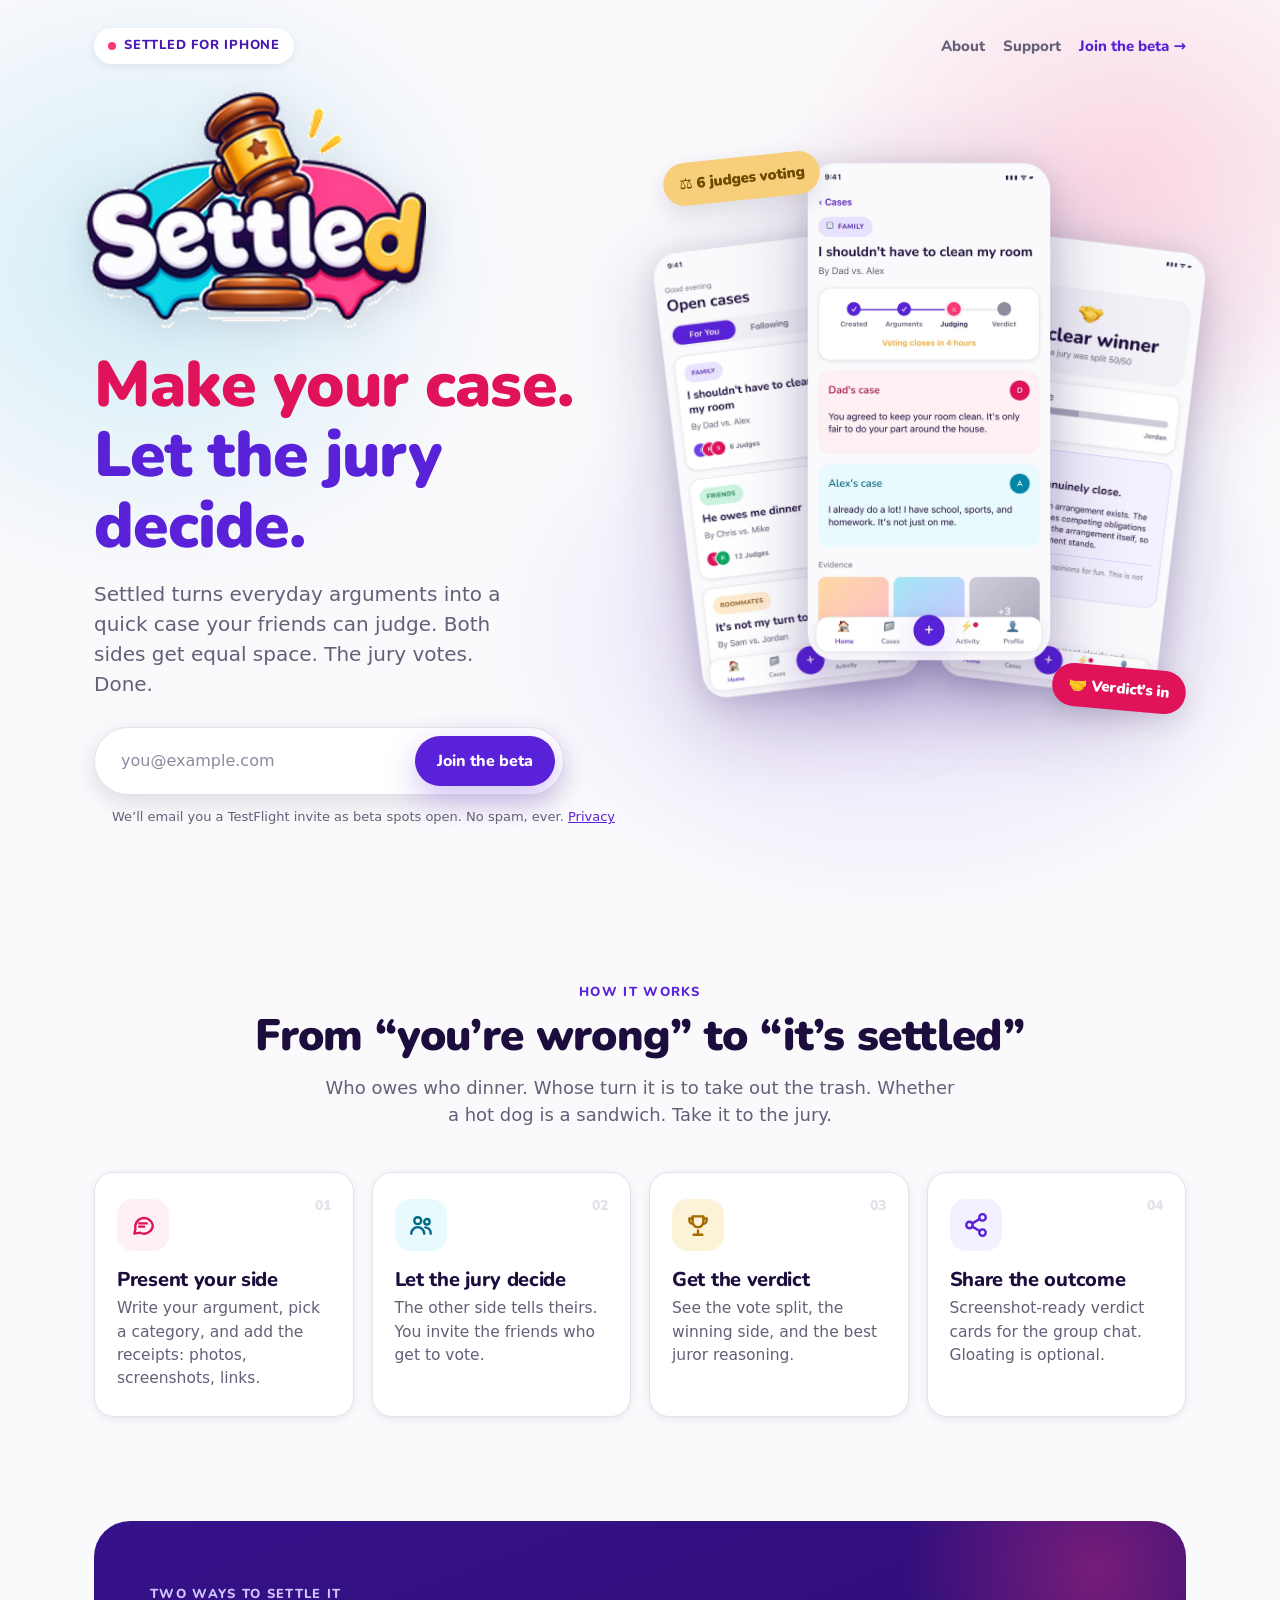
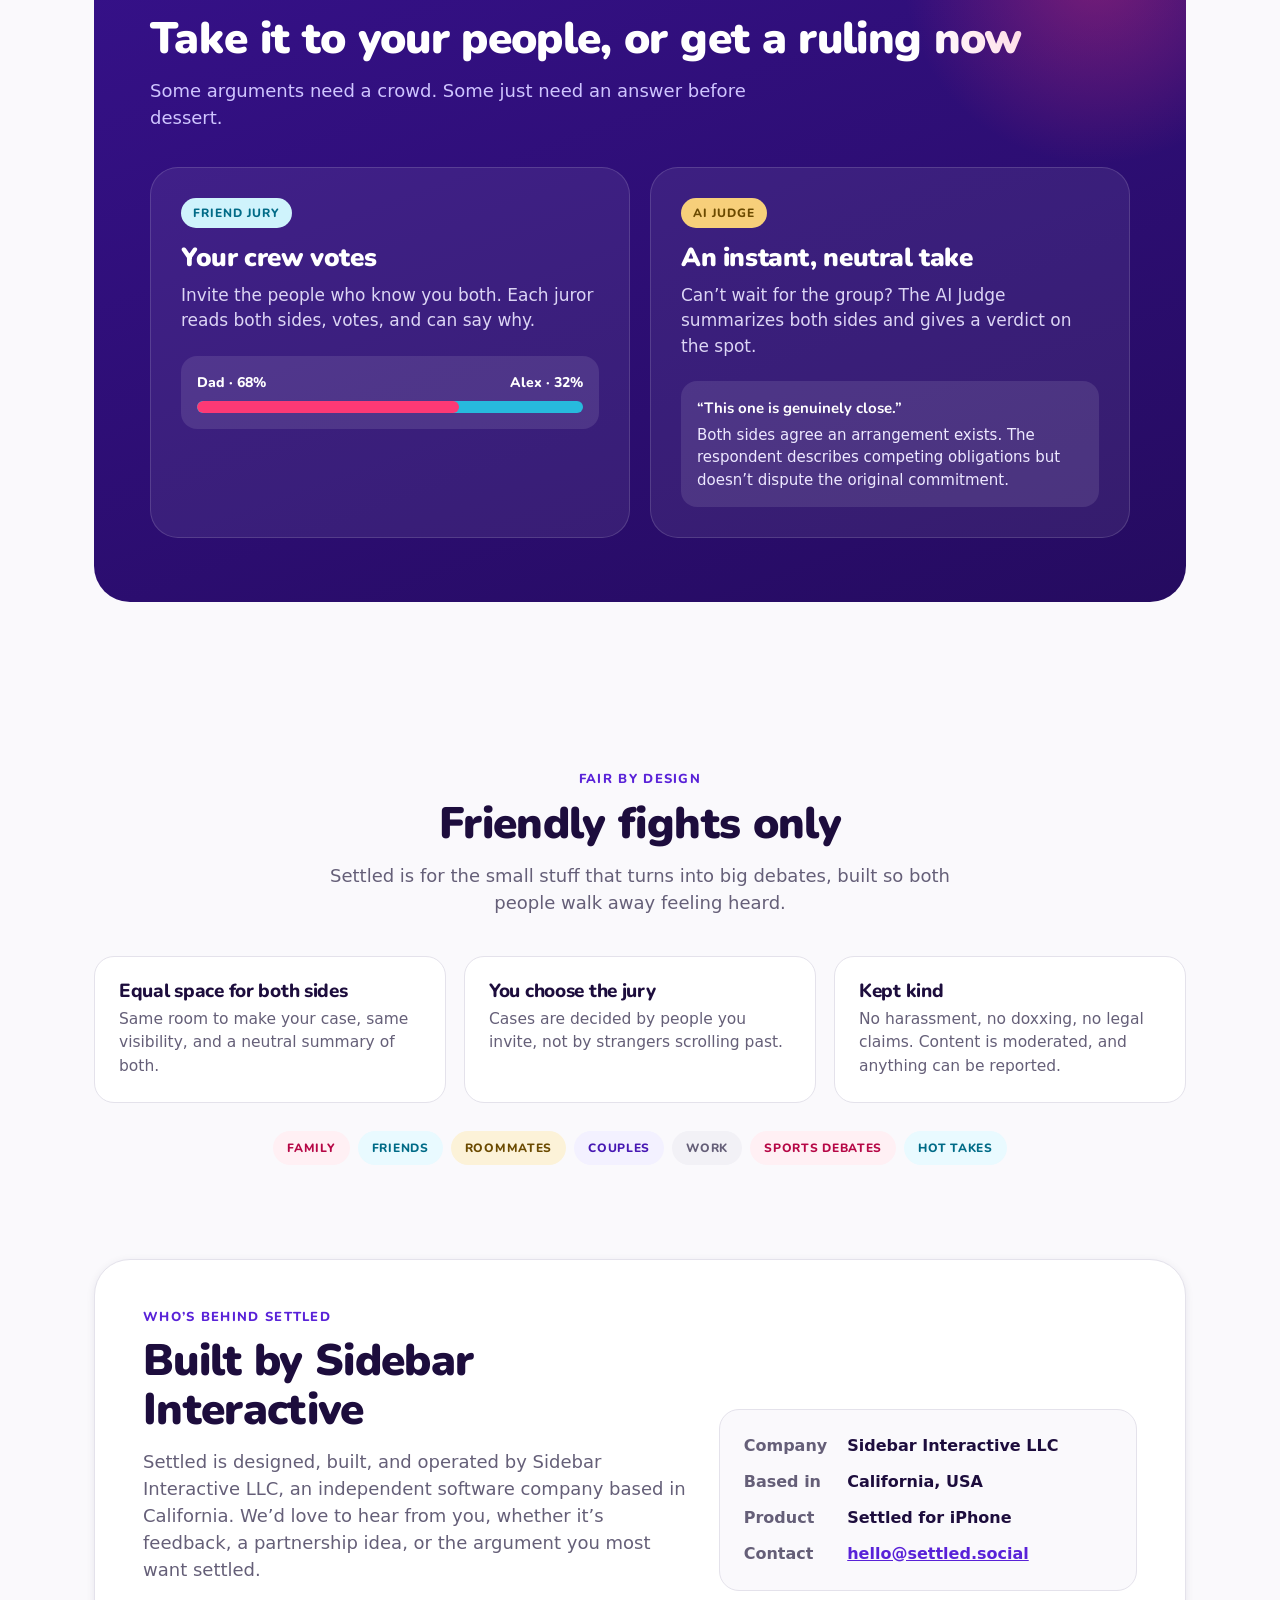
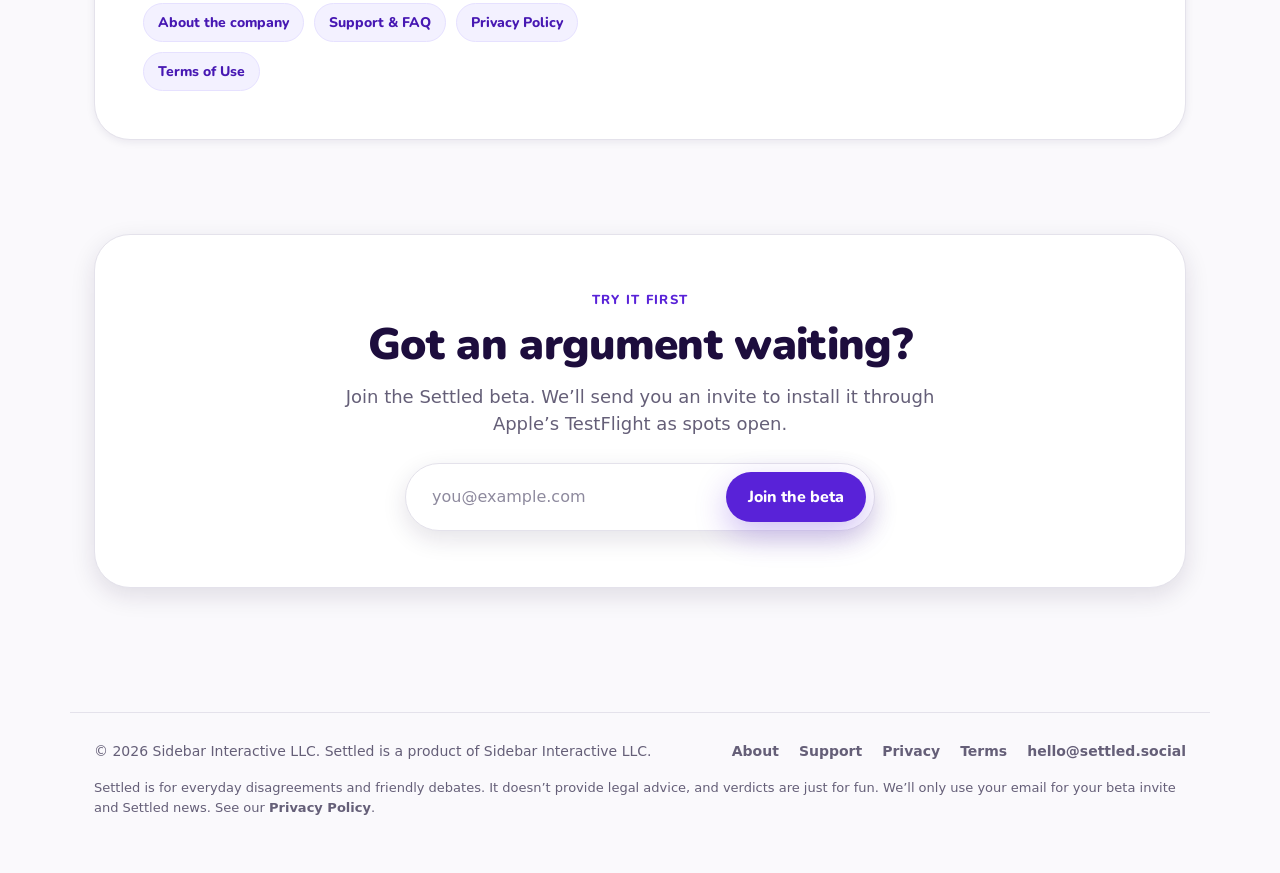
<file: index.html>
<!doctype html>
<html lang="en">
<head>
<meta charset="utf-8">
<meta name="viewport" content="width=device-width, initial-scale=1">
<title>Settled — Make your case. Let the jury decide.</title>
<meta name="description" content="Settled turns everyday arguments into a quick case your friends can judge. Both sides get equal space, the jury votes, and the verdict is in. An iPhone app from Sidebar Interactive LLC.">
<link rel="canonical" href="https://settled.social/">
<meta name="theme-color" content="#5922D8">

<meta property="og:type" content="website">
<meta property="og:url" content="https://settled.social/">
<meta property="og:title" content="Settled — Make your case. Let the jury decide.">
<meta property="og:description" content="Everyday arguments, settled by a jury of your friends. An iPhone app from Sidebar Interactive LLC.">
<meta property="og:image" content="https://settled.social/assets/og-image.png">
<meta property="og:image:width" content="1200">
<meta property="og:image:height" content="630">
<meta name="twitter:card" content="summary_large_image">
<meta name="twitter:title" content="Settled — Make your case. Let the jury decide.">
<meta name="twitter:description" content="Everyday arguments, settled by a jury of your friends. An iPhone app from Sidebar Interactive LLC.">
<meta name="twitter:image" content="https://settled.social/assets/og-image.png">

<link rel="icon" type="image/svg+xml" href="/assets/favicon.svg">
<link rel="icon" type="image/png" sizes="32x32" href="/assets/favicon-32.png">
<link rel="icon" type="image/png" sizes="192x192" href="/assets/favicon-192.png">
<link rel="apple-touch-icon" href="/assets/apple-touch-icon.png">

<link rel="preconnect" href="https://fonts.googleapis.com">
<link rel="preconnect" href="https://fonts.gstatic.com" crossorigin>
<link href="https://fonts.googleapis.com/css2?family=Nunito:wght@600;700;800;900&display=swap" rel="stylesheet">

<style>
:root{
  /* Settled design system tokens (light) */
  --pink-50:#FFF0F4; --pink-100:#FFDCE6; --pink-500:#FD3975; --pink-600:#E01259; --pink-700:#B60746;
  --violet-50:#F3F1FF; --violet-100:#E6E1FF; --violet-200:#CFC5FF; --violet-300:#B3A2FF; --violet-400:#8E71F5;
  --violet-500:#7040E8; --violet-600:#5922D8; --violet-700:#4718B3; --violet-800:#36118A; --violet-900:#250B60;
  --cyan-50:#E9FAFF; --cyan-100:#CFF3FC; --cyan-400:#27BADD; --cyan-700:#006B87;
  --gold-50:#FEFAEF; --gold-100:#FCF2D8; --gold-300:#F7CF7A; --gold-400:#EDB444; --gold-800:#6B4A00;
  --n-0:#FFFFFF; --n-50:#FAF9FC; --n-100:#F2F1F6; --n-200:#E4E2EB; --n-600:#655F78; --n-900:#1D0D3D;

  --bg:var(--n-50); --surface:var(--n-0); --text:var(--n-900); --muted:var(--n-600);
  --border:var(--n-200); --action:var(--violet-600); --on-action:#fff;

  --r-sm:12px; --r-md:16px; --r-lg:20px; --r-xl:28px; --r-full:999px;
  --e1:0 1px 2px rgba(29,13,61,.06),0 1px 3px rgba(29,13,61,.04);
  --e2:0 2px 8px rgba(29,13,61,.08);
  --e3:0 8px 24px rgba(29,13,61,.12);
  --e4:0 12px 32px rgba(89,34,216,.28);

  --font-display:"SF Pro Rounded", ui-rounded, "Nunito", system-ui, sans-serif;
  --font-body:"SF Pro Text", -apple-system, system-ui, "Segoe UI", Roboto, sans-serif;
}
*{box-sizing:border-box;margin:0;padding:0}
html{scroll-behavior:smooth}
body{background:var(--bg);color:var(--text);font-family:var(--font-body);font-size:17px;line-height:1.5;
  -webkit-font-smoothing:antialiased;overflow-x:hidden}
img{max-width:100%;display:block}
a{color:var(--action)}
.wrap{max-width:1140px;margin:0 auto;padding:0 24px}
h1,h2,h3{font-family:var(--font-display);letter-spacing:-.015em;line-height:1.1}

/* ---------- Hero ---------- */
.hero{position:relative;padding:28px 0 72px;overflow:hidden}
.hero::before{content:"";position:absolute;inset:0;z-index:-1;
  background:
    radial-gradient(40% 50% at 12% 30%, rgba(39,186,221,.20), transparent 70%),
    radial-gradient(38% 45% at 88% 20%, rgba(253,57,117,.18), transparent 70%),
    radial-gradient(45% 45% at 70% 70%, rgba(112,64,232,.16), transparent 70%);}
.topbar{display:flex;justify-content:space-between;align-items:center;gap:16px;margin-bottom:28px}
.pill{display:inline-flex;align-items:center;gap:8px;font-family:var(--font-display);font-weight:800;
  font-size:13px;letter-spacing:.06em;text-transform:uppercase;padding:8px 14px;border-radius:var(--r-full);
  background:var(--surface);color:var(--violet-700);box-shadow:var(--e2)}
.pill .dot{width:8px;height:8px;border-radius:50%;background:var(--pink-500);
  box-shadow:0 0 0 0 rgba(253,57,117,.6);animation:ping 1.8s infinite}
@keyframes ping{0%{box-shadow:0 0 0 0 rgba(253,57,117,.55)}80%,100%{box-shadow:0 0 0 10px rgba(253,57,117,0)}}
.topnav{display:flex;align-items:center;gap:4px 18px;flex-wrap:wrap}
.topnav a{font-family:var(--font-display);font-weight:800;font-size:15px;color:var(--muted);text-decoration:none}
.topnav a:hover{color:var(--action)}
.toplink{color:var(--violet-600)!important}

.hero-grid{display:grid;grid-template-columns:1.05fr 1fr;gap:40px;align-items:center}
.logo{width:min(340px,78vw);height:auto;margin:0 0 22px -8px;filter:drop-shadow(0 10px 18px rgba(29,13,61,.12))}
.hero h1{font-size:clamp(40px,6vw,64px);font-weight:900;margin-bottom:18px}
.hero h1 .a{color:var(--pink-600)}
.hero h1 .b{color:var(--violet-600)}
.lede{font-size:clamp(17px,1.6vw,20px);color:var(--muted);max-width:34ch;margin-bottom:28px}

/* beta signup */
.signup{display:flex;gap:10px;max-width:470px;background:var(--surface);padding:8px;border-radius:var(--r-full);
  box-shadow:var(--e3);border:1px solid var(--border)}
.signup input{flex:1;min-width:0;border:0;outline:0;background:transparent;font:inherit;font-size:16px;
  padding:10px 8px 10px 18px;color:var(--text)}
.signup input::placeholder{color:#8E8A9E}
.signup .hp{position:absolute;left:-9999px;width:1px;height:1px;overflow:hidden}
.ts{margin-top:10px;max-width:470px}.ts:empty{display:none}
.cta .ts{margin-left:auto;margin-right:auto}
.btn{font-family:var(--font-display);font-weight:800;font-size:16px;border:0;cursor:pointer;
  border-radius:var(--r-full);padding:14px 22px;background:var(--action);color:var(--on-action);
  box-shadow:var(--e4);transition:transform .15s ease, background .15s ease;white-space:nowrap}
.btn:hover{background:var(--violet-700);transform:translateY(-1px)}
.btn:active{transform:translateY(0)}
.btn:focus-visible,.signup input:focus-visible{outline:3px solid var(--violet-300);outline-offset:2px}
.signup:focus-within{border-color:var(--violet-400)}
.fineprint{font-size:13px;color:var(--muted);margin-top:12px;padding-left:18px}
.form-msg{font-family:var(--font-display);font-weight:700;margin-top:12px;padding-left:18px}
.form-msg:empty{display:none}
.form-msg.ok{color:#0B7A47}.form-msg.err{color:var(--pink-700)}

/* phones */
.phones{position:relative;height:640px}
.phone{position:absolute;width:270px;height:auto;border-radius:40px;filter:drop-shadow(0 24px 40px rgba(37,11,96,.25))}
.phone.p1{left:-4%;top:80px;transform:rotate(-7deg)}
.phone.p2{left:50%;top:0;transform:translateX(-50%);z-index:2;width:300px}
.phone.p3{right:-4%;top:80px;transform:rotate(7deg)}
.sticker{position:absolute;z-index:3;font-family:var(--font-display);font-weight:900;border-radius:var(--r-full);
  padding:10px 16px;box-shadow:var(--e3);font-size:15px}
.sticker.s1{left:-2%;top:18px;background:var(--gold-300);color:var(--gold-800);transform:rotate(-6deg)}
.sticker.s2{right:0;bottom:70px;background:var(--pink-600);color:#fff;transform:rotate(5deg)}

/* ---------- Sections ---------- */
section{padding:84px 0}
.eyebrow{font-family:var(--font-display);font-weight:800;font-size:13px;letter-spacing:.1em;text-transform:uppercase;
  color:var(--violet-600);margin-bottom:10px}
.sec-title{font-size:clamp(30px,4vw,44px);font-weight:900;margin-bottom:14px}
.sec-lede{color:var(--muted);font-size:18px;max-width:56ch}
.center{text-align:center}.center .sec-lede{margin:0 auto}

.steps{display:grid;grid-template-columns:repeat(4,1fr);gap:18px;margin-top:44px;counter-reset:step}
.step{background:var(--surface);border-radius:var(--r-lg);padding:26px 22px;box-shadow:var(--e2);
  border:1px solid var(--border);position:relative}
.step .ico{width:52px;height:52px;border-radius:16px;display:grid;place-items:center;margin-bottom:18px}
.step .ico svg{width:26px;height:26px}
.step h3{font-size:20px;font-weight:800;margin-bottom:6px}
.step p{color:var(--muted);font-size:15.5px}
.step .num{position:absolute;top:22px;right:22px;font-family:var(--font-display);font-weight:900;
  font-size:14px;color:var(--n-200)}
.t-pink .ico{background:var(--pink-50);color:var(--pink-600)}
.t-cyan .ico{background:var(--cyan-50);color:var(--cyan-700)}
.t-gold .ico{background:var(--gold-100);color:#A36A00}
.t-violet .ico{background:var(--violet-50);color:var(--violet-600)}

/* two ways */
.ways{background:linear-gradient(160deg,var(--violet-800),var(--violet-900));color:#fff;border-radius:36px;
  padding:64px 56px;position:relative;overflow:hidden}
.ways::after{content:"";position:absolute;width:420px;height:420px;right:-120px;top:-160px;border-radius:50%;
  background:radial-gradient(circle,rgba(253,57,117,.35),transparent 65%)}
.ways .eyebrow{color:var(--violet-200)}
.ways .sec-lede{color:var(--violet-200)}
.ways-grid{display:grid;grid-template-columns:1fr 1fr;gap:20px;margin-top:36px;position:relative;z-index:1}
.way{background:rgba(255,255,255,.07);border:1px solid rgba(255,255,255,.14);border-radius:var(--r-xl);padding:30px}
.way .tag{display:inline-block;font-family:var(--font-display);font-weight:800;font-size:12px;letter-spacing:.08em;
  text-transform:uppercase;padding:6px 12px;border-radius:var(--r-full);margin-bottom:16px}
.way.jury .tag{background:var(--cyan-100);color:var(--cyan-700)}
.way.ai .tag{background:var(--gold-300);color:var(--gold-800)}
.way h3{font-size:26px;font-weight:900;margin-bottom:10px}
.way p{color:#DCD5F5}
.meter{margin-top:22px;background:rgba(255,255,255,.1);border-radius:var(--r-md);padding:16px}
.meter .row{display:flex;justify-content:space-between;font-family:var(--font-display);font-weight:800;font-size:14px;margin-bottom:8px}
.bar{height:12px;border-radius:var(--r-full);background:var(--cyan-400);overflow:hidden}
.bar i{display:block;height:100%;width:68%;background:var(--pink-500);border-radius:var(--r-full)}
.quote{margin-top:22px;background:rgba(255,255,255,.1);border-radius:var(--r-md);padding:16px;font-size:15px;color:#EDE8FF}
.quote b{font-family:var(--font-display);display:block;margin-bottom:4px;color:#fff}

/* fair */
.fair-grid{display:grid;grid-template-columns:repeat(3,1fr);gap:18px;margin-top:40px}
.fair{padding:24px;border-radius:var(--r-lg);background:var(--surface);border:1px solid var(--border)}
.fair h3{font-size:19px;font-weight:800;margin-bottom:6px}
.fair p{color:var(--muted);font-size:15.5px}
.cats{display:flex;flex-wrap:wrap;gap:8px;justify-content:center;margin-top:28px}
.cat{font-family:var(--font-display);font-weight:800;font-size:12px;letter-spacing:.06em;text-transform:uppercase;
  padding:8px 14px;border-radius:var(--r-full)}

/* company */
.company{display:grid;grid-template-columns:1.3fr 1fr;gap:32px;align-items:center;background:var(--surface);
  border:1px solid var(--border);border-radius:36px;padding:48px;box-shadow:var(--e2)}
.company-links{display:flex;flex-wrap:wrap;gap:10px;margin-top:20px}
.company-links a{font-family:var(--font-display);font-weight:800;font-size:14px;text-decoration:none;color:var(--violet-700);
  background:var(--violet-50);border:1px solid var(--violet-100);padding:8px 14px;border-radius:var(--r-full)}
.company-links a:hover{background:var(--violet-100)}
.facts{display:grid;grid-template-columns:max-content 1fr;gap:12px 20px;background:var(--n-50);border-radius:var(--r-lg);
  padding:24px;font-size:16px;border:1px solid var(--border)}
.facts dt{font-weight:650;color:var(--muted)}
.facts dd{margin:0;font-weight:600}

/* final cta */
.cta{background:var(--surface);border-radius:36px;padding:56px 32px;box-shadow:var(--e3);border:1px solid var(--border)}
.cta .signup{margin:26px auto 0}
.cta .form-msg,.cta .fineprint{padding-left:0}

footer{padding:40px 0 56px;color:var(--muted);font-size:14px}
.foot{display:flex;flex-wrap:wrap;gap:16px 28px;justify-content:space-between;align-items:center;
  border-top:1px solid var(--border);padding-top:28px}
.foot a{color:var(--muted);text-decoration:none;font-weight:600}
.foot a:hover{color:var(--action)}
.foot .note{flex-basis:100%;font-size:13px}
.foot-links{display:flex;flex-wrap:wrap;gap:6px 20px}

/* ---------- Responsive ---------- */
@media (max-width:960px){
  .hero-grid{grid-template-columns:1fr;text-align:center}
  .logo{margin:0 auto 18px}
  .lede{margin-left:auto;margin-right:auto}
  .signup{margin:0 auto}
  .fineprint,.form-msg{padding-left:0}
  .phones{height:520px;max-width:560px;margin:10px auto 0;width:100%}
  .phone{width:210px}.phone.p2{width:232px}
  .steps{grid-template-columns:1fr 1fr}
  .ways{padding:48px 28px}
  .company{grid-template-columns:1fr}
}
@media (max-width:640px){
  .wrap{padding:0 16px}
  .topbar{margin-bottom:18px}
  .toplink{display:none}
  .topbar{justify-content:center;flex-direction:column;gap:12px}
  .signup{flex-direction:column;border-radius:var(--r-lg)}
  .signup input{padding:12px 12px;text-align:center}
  .phones{height:420px}
  .phone{width:160px}.phone.p2{width:185px}
  .phone.p1{left:-2%;top:56px}.phone.p3{right:-2%;top:56px}
  .sticker{font-size:13px;padding:8px 12px}
  .steps,.ways-grid,.fair-grid,.company{grid-template-columns:1fr}
  .company{padding:28px 20px;border-radius:28px}
  .facts{grid-template-columns:1fr;gap:2px}
  .facts dd{margin-bottom:10px}
  section{padding:60px 0}
  .ways,.cta{border-radius:28px}
  .ways{padding:40px 20px}
  .way{padding:24px}
}
@media (prefers-reduced-motion:reduce){*{animation:none!important;transition:none!important}html{scroll-behavior:auto}}
</style>
</head>
<body>

<header class="hero">
  <div class="wrap">
    <div class="topbar">
      <span class="pill"><span class="dot" aria-hidden="true"></span>Settled for iPhone</span>
      <nav class="topnav" aria-label="Main">
        <a href="/about/">About</a>
        <a href="/support/">Support</a>
        <a class="toplink" href="#beta">Join the beta →</a>
      </nav>
    </div>
    <div class="hero-grid">
      <div>
        <img class="logo" src="/assets/logo.png" width="420" height="292" alt="Settled">
        <h1><span class="a">Make your case.</span><br><span class="b">Let the jury decide.</span></h1>
        <p class="lede">Settled turns everyday arguments into a quick case your friends can judge. Both sides get equal space. The jury votes. Done.</p>
        <form class="signup js-signup" id="beta" action="https://ca-settled-dev-api.gentletree-18117bf7.centralus.azurecontainerapps.io/v1/waitlist" method="POST" novalidate>
          <label for="email1" class="sr" style="position:absolute;left:-9999px">Email address</label>
          <input id="email1" type="email" name="email" placeholder="you@example.com" autocomplete="email" required>
          <input type="hidden" name="source" value="hero">
          <input class="hp" type="text" name="website" tabindex="-1" autocomplete="off" aria-hidden="true">
          <button class="btn" type="submit">Join the beta</button>
        </form>
        <p class="form-msg" role="status" aria-live="polite"></p>
        <p class="fineprint">We’ll email you a TestFlight invite as beta spots open. No spam, ever. <a href="/privacy/">Privacy</a></p>
      </div>
      <div class="phones" aria-hidden="true">
        <img class="phone p1" src="/assets/screen-home.webp" alt="" width="640" height="1184" loading="eager">
        <img class="phone p2" src="/assets/screen-case.webp" alt="" width="640" height="1184" loading="eager">
        <img class="phone p3" src="/assets/screen-verdict.webp" alt="" width="640" height="1184" loading="eager">
        <span class="sticker s1">⚖️ 6 judges voting</span>
        <span class="sticker s2">🤝 Verdict’s in</span>
      </div>
    </div>
  </div>
</header>

<main>
  <section id="how">
    <div class="wrap center">
      <p class="eyebrow">How it works</p>
      <h2 class="sec-title">From “you’re wrong” to “it’s settled”</h2>
      <p class="sec-lede">Who owes who dinner. Whose turn it is to take out the trash. Whether a hot dog is a sandwich. Take it to the jury.</p>
      <div class="steps">
        <div class="step t-pink" style="text-align:left">
          <span class="num">01</span>
          <div class="ico"><svg viewBox="0 0 24 24" fill="none" stroke="currentColor" stroke-width="2.2" stroke-linecap="round" stroke-linejoin="round"><path d="M21 12a8 8 0 0 1-11.6 7.1L4 20l1-4.6A8 8 0 1 1 21 12z"/><path d="M8.5 10.5h7M8.5 13.5h4.5"/></svg></div>
          <h3>Present your side</h3>
          <p>Write your argument, pick a category, and add the receipts: photos, screenshots, links.</p>
        </div>
        <div class="step t-cyan" style="text-align:left">
          <span class="num">02</span>
          <div class="ico"><svg viewBox="0 0 24 24" fill="none" stroke="currentColor" stroke-width="2.2" stroke-linecap="round" stroke-linejoin="round"><circle cx="9" cy="8" r="3.2"/><path d="M3 20c0-3.3 2.7-6 6-6s6 2.7 6 6"/><circle cx="17.5" cy="9" r="2.5"/><path d="M16 14.2c2.9.3 5 2.6 5 5.8"/></svg></div>
          <h3>Let the jury decide</h3>
          <p>The other side tells theirs. You invite the friends who get to vote.</p>
        </div>
        <div class="step t-gold" style="text-align:left">
          <span class="num">03</span>
          <div class="ico"><svg viewBox="0 0 24 24" fill="none" stroke="currentColor" stroke-width="2.2" stroke-linecap="round" stroke-linejoin="round"><path d="M8 21h8M12 17v4"/><path d="M7 4h10v5a5 5 0 0 1-10 0V4z"/><path d="M7 6H4v1.5A3.5 3.5 0 0 0 7.5 11M17 6h3v1.5a3.5 3.5 0 0 1-3.5 3.5"/></svg></div>
          <h3>Get the verdict</h3>
          <p>See the vote split, the winning side, and the best juror reasoning.</p>
        </div>
        <div class="step t-violet" style="text-align:left">
          <span class="num">04</span>
          <div class="ico"><svg viewBox="0 0 24 24" fill="none" stroke="currentColor" stroke-width="2.2" stroke-linecap="round" stroke-linejoin="round"><circle cx="18" cy="5" r="3"/><circle cx="6" cy="12" r="3"/><circle cx="18" cy="19" r="3"/><path d="M8.6 13.5l6.8 4M15.4 6.5l-6.8 4"/></svg></div>
          <h3>Share the outcome</h3>
          <p>Screenshot-ready verdict cards for the group chat. Gloating is optional.</p>
        </div>
      </div>
    </div>
  </section>

  <section id="ways" style="padding-top:20px">
    <div class="wrap">
      <div class="ways">
        <p class="eyebrow">Two ways to settle it</p>
        <h2 class="sec-title">Take it to your people, or get a ruling now</h2>
        <p class="sec-lede">Some arguments need a crowd. Some just need an answer before dessert.</p>
        <div class="ways-grid">
          <div class="way jury">
            <span class="tag">Friend jury</span>
            <h3>Your crew votes</h3>
            <p>Invite the people who know you both. Each juror reads both sides, votes, and can say why.</p>
            <div class="meter" aria-hidden="true">
              <div class="row"><span>Dad · 68%</span><span>Alex · 32%</span></div>
              <div class="bar"><i></i></div>
            </div>
          </div>
          <div class="way ai">
            <span class="tag">AI Judge</span>
            <h3>An instant, neutral take</h3>
            <p>Can’t wait for the group? The AI Judge summarizes both sides and gives a verdict on the spot.</p>
            <div class="quote" aria-hidden="true"><b>“This one is genuinely close.”</b>Both sides agree an arrangement exists. The respondent describes competing obligations but doesn’t dispute the original commitment.</div>
          </div>
        </div>
      </div>
    </div>
  </section>

  <section id="fair">
    <div class="wrap center">
      <p class="eyebrow">Fair by design</p>
      <h2 class="sec-title">Friendly fights only</h2>
      <p class="sec-lede">Settled is for the small stuff that turns into big debates, built so both people walk away feeling heard.</p>
      <div class="fair-grid" style="text-align:left">
        <div class="fair"><h3>Equal space for both sides</h3><p>Same room to make your case, same visibility, and a neutral summary of both.</p></div>
        <div class="fair"><h3>You choose the jury</h3><p>Cases are decided by people you invite, not by strangers scrolling past.</p></div>
        <div class="fair"><h3>Kept kind</h3><p>No harassment, no doxxing, no legal claims. Content is moderated, and anything can be reported.</p></div>
      </div>
      <div class="cats" aria-label="Example categories">
        <span class="cat" style="background:var(--pink-50);color:var(--pink-700)">Family</span>
        <span class="cat" style="background:var(--cyan-50);color:var(--cyan-700)">Friends</span>
        <span class="cat" style="background:var(--gold-100);color:var(--gold-800)">Roommates</span>
        <span class="cat" style="background:var(--violet-50);color:var(--violet-700)">Couples</span>
        <span class="cat" style="background:var(--n-100);color:var(--n-600)">Work</span>
        <span class="cat" style="background:var(--pink-50);color:var(--pink-700)">Sports debates</span>
        <span class="cat" style="background:var(--cyan-50);color:var(--cyan-700)">Hot takes</span>
      </div>
    </div>
  </section>

  <section id="company" style="padding-top:10px">
    <div class="wrap">
      <div class="company">
        <div>
          <p class="eyebrow">Who’s behind Settled</p>
          <h2 class="sec-title">Built by Sidebar Interactive</h2>
          <p class="sec-lede">Settled is designed, built, and operated by Sidebar Interactive LLC, an independent software company based in California. We’d love to hear from you, whether it’s feedback, a partnership idea, or the argument you most want settled.</p>
          <p class="company-links"><a href="/about/">About the company</a><a href="/support/">Support &amp; FAQ</a><a href="/privacy/">Privacy Policy</a><a href="/terms/">Terms of Use</a></p>
        </div>
        <dl class="facts">
          <dt>Company</dt><dd>Sidebar Interactive LLC</dd>
          <dt>Based in</dt><dd>California, USA</dd>
          <dt>Product</dt><dd>Settled for iPhone</dd>
          <dt>Contact</dt><dd><a href="mailto:hello@settled.social">hello@settled.social</a></dd>
        </dl>
      </div>
    </div>
  </section>

  <section id="join" style="padding-top:10px">
    <div class="wrap">
      <div class="cta center">
        <p class="eyebrow">Try it first</p>
        <h2 class="sec-title">Got an argument waiting?</h2>
        <p class="sec-lede">Join the Settled beta. We’ll send you an invite to install it through Apple’s TestFlight as spots open.</p>
        <form class="signup js-signup" action="https://ca-settled-dev-api.gentletree-18117bf7.centralus.azurecontainerapps.io/v1/waitlist" method="POST" novalidate>
          <label for="email2" style="position:absolute;left:-9999px">Email address</label>
          <input id="email2" type="email" name="email" placeholder="you@example.com" autocomplete="email" required>
          <input type="hidden" name="source" value="footer">
          <input class="hp" type="text" name="website" tabindex="-1" autocomplete="off" aria-hidden="true">
          <button class="btn" type="submit">Join the beta</button>
        </form>
        <p class="form-msg" role="status" aria-live="polite"></p>
      </div>
    </div>
  </section>
</main>

<footer>
  <div class="wrap foot">
    <span>© <span id="yr">2026</span> Sidebar Interactive LLC. Settled is a product of Sidebar Interactive LLC.</span>
    <nav class="foot-links" aria-label="Footer">
      <a href="/about/">About</a>
      <a href="/support/">Support</a>
      <a href="/privacy/">Privacy</a>
      <a href="/terms/">Terms</a>
      <a href="mailto:hello@settled.social">hello@settled.social</a>
    </nav>
    <p class="note">Settled is for everyday disagreements and friendly debates. It doesn’t provide legal advice, and verdicts are just for fun. We’ll only use your email for your beta invite and Settled news. See our <a href="/privacy/">Privacy Policy</a>.</p>
  </div>
</footer>

<script>
document.getElementById('yr').textContent = new Date().getFullYear();

// Cloudflare Turnstile, the bot check the API verifies. Public: it's the
// site key, not the secret. Empty: no widget, and the API must not require
// one yet (TURNSTILE_SECRET_KEY unset).
var TURNSTILE_SITE_KEY = '0x4AAAAAAFmKSpeWTEBVEOAF';
var widgets = new Map();

if (TURNSTILE_SITE_KEY) {
  window.onTurnstileLoad = function () {
    document.querySelectorAll('.js-signup').forEach(function (form) {
      var slot = document.createElement('div');
      slot.className = 'ts';
      form.nextElementSibling.after(slot);
      widgets.set(form, turnstile.render(slot, {
        sitekey: TURNSTILE_SITE_KEY,
        action: 'waitlist',
        appearance: 'interaction-only',
        size: 'flexible'
      }));
    });
  };
  var ts = document.createElement('script');
  ts.src = 'https://challenges.cloudflare.com/turnstile/v0/api.js?render=explicit&onload=onTurnstileLoad';
  ts.async = true;
  document.head.appendChild(ts);
}

document.querySelectorAll('.js-signup').forEach(function (form) {
  var msg = form.nextElementSibling;
  var btn = form.querySelector('button');

  form.addEventListener('submit', function (e) {
    e.preventDefault();
    var email = form.email.value.trim();
    msg.className = 'form-msg';
    if (!/^[^\s@]+@[^\s@]+\.[^\s@]+$/.test(email)) {
      msg.textContent = 'That email doesn’t look quite right.';
      msg.classList.add('err');
      form.email.focus();
      return;
    }
    var token = widgets.has(form) ? turnstile.getResponse(widgets.get(form)) : '';
    if (TURNSTILE_SITE_KEY && !token) {
      msg.textContent = 'Still checking you’re a person. If a checkbox appears below, tick it, then try again.';
      msg.classList.add('err');
      return;
    }
    msg.textContent = '';
    btn.disabled = true;
    var label = btn.textContent;
    btn.textContent = 'Joining…';
    // The API can take half a minute to wake up, so wait that long.
    var controller = new AbortController();
    var timer = setTimeout(function () { controller.abort(); }, 45000);
    fetch(form.action, {
      method: 'POST',
      headers: { 'Accept': 'application/json', 'Content-Type': 'application/json' },
      body: JSON.stringify({ email: email, source: form.source.value, website: form.website.value, turnstile_token: token }),
      signal: controller.signal
    }).then(function (r) {
      if (r.ok) return;
      // The API's errors are { code, message }, and message is written for people.
      return r.json().catch(function () { return {}; }).then(function (body) {
        var err = new Error(body.message || '');
        err.fromApi = true;
        throw err;
      });
    }).then(function () {
      form.reset();
      msg.textContent = 'You’re on the list. Watch your inbox for a TestFlight invite. 🎉';
      msg.classList.add('ok');
    }).catch(function (err) {
      // Only the API's own messages are shown; network errors aren't for people.
      msg.textContent = (err && err.fromApi && err.message) ||
        'Something went wrong. Try again, or email hello@settled.social.';
      msg.classList.add('err');
    }).finally(function () {
      clearTimeout(timer);
      // Tokens are single use.
      if (widgets.has(form)) turnstile.reset(widgets.get(form));
      btn.disabled = false;
      btn.textContent = label;
    });
  });
});
</script>
</body>
</html>
</file>
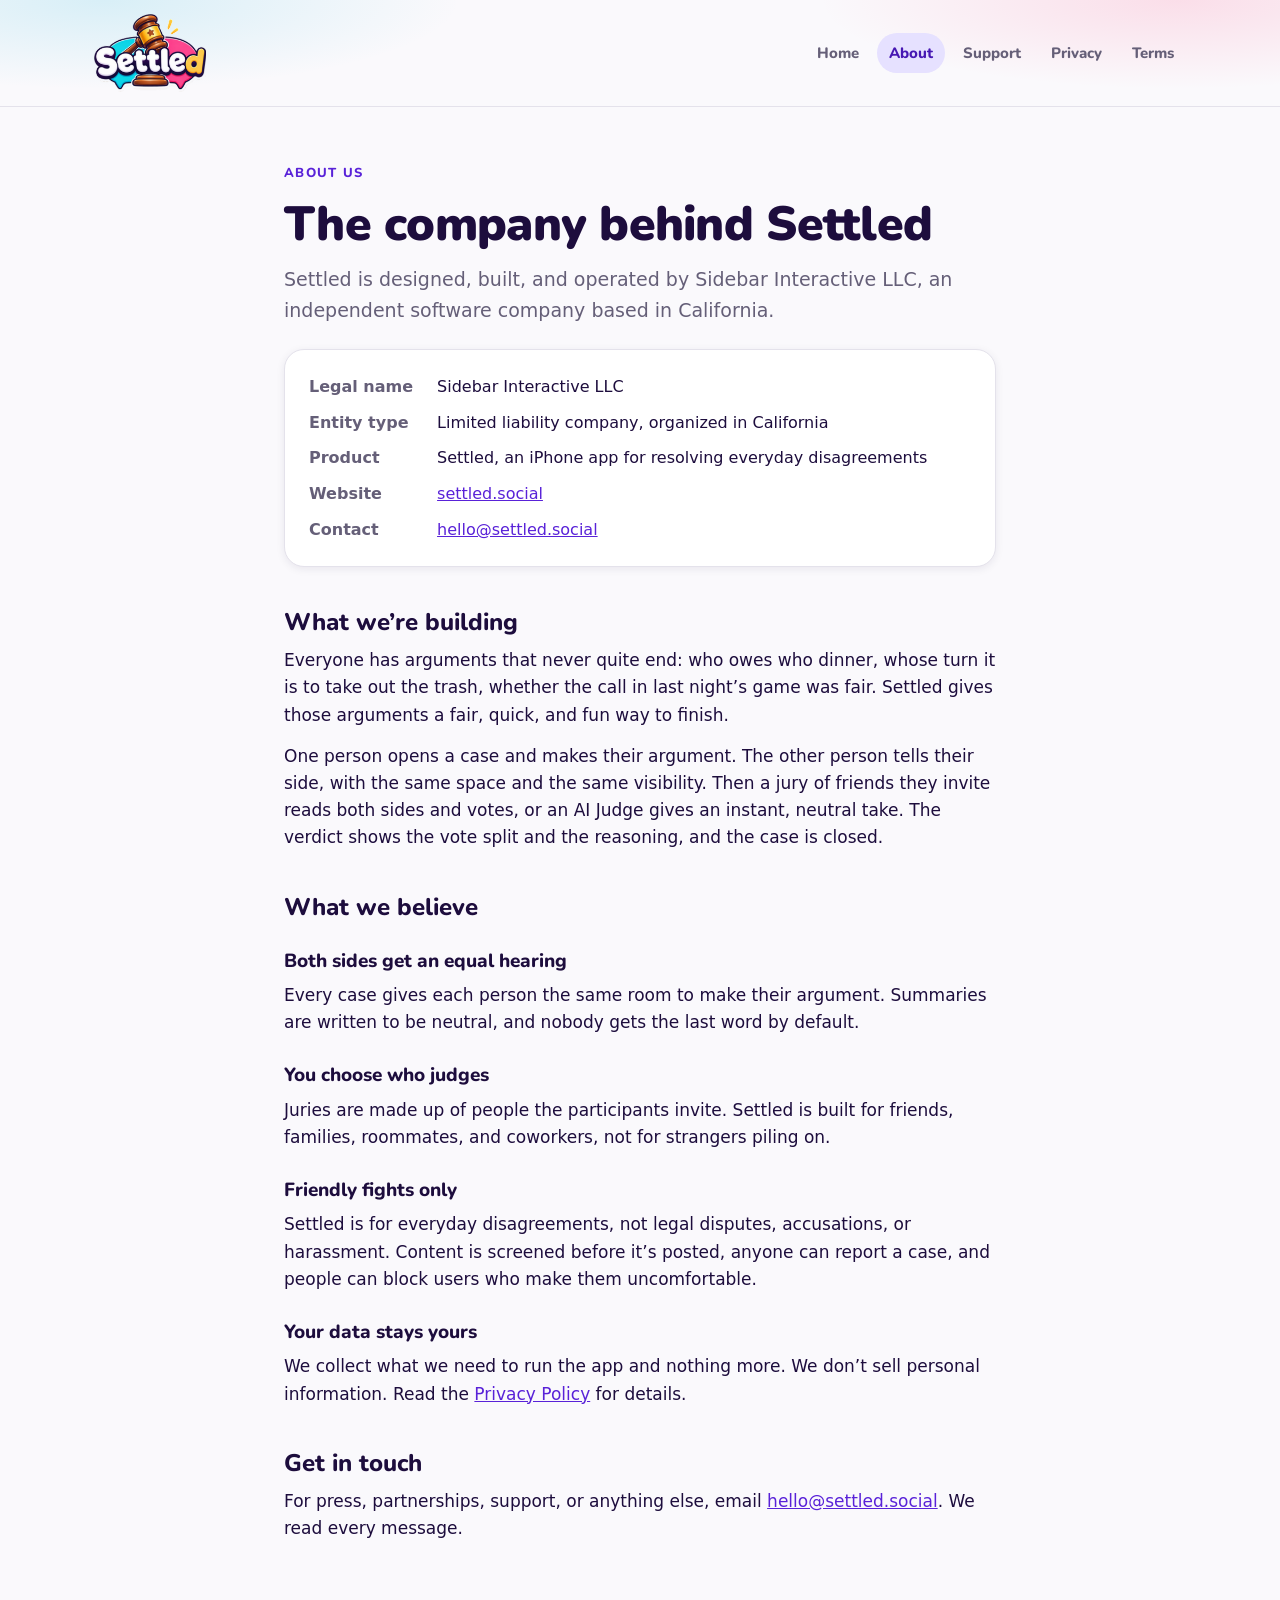
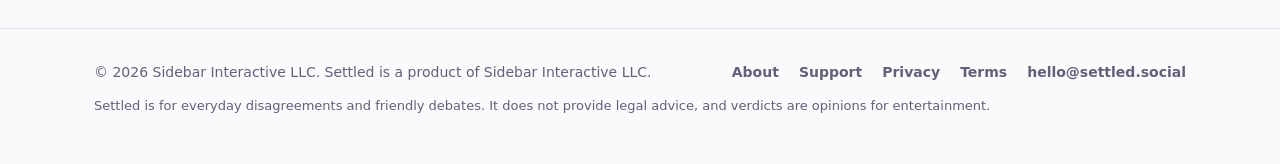
<file: about/index.html>
<!doctype html>
<html lang="en">
<head>
<meta charset="utf-8">
<meta name="viewport" content="width=device-width, initial-scale=1">
<title>About · Settled</title>
<meta name="description" content="Settled is designed, built, and operated by Sidebar Interactive LLC, an independent software company based in California.">
<link rel="canonical" href="https://settled.social/about/">
<meta name="theme-color" content="#5922D8">
<meta property="og:type" content="website">
<meta property="og:url" content="https://settled.social/about/">
<meta property="og:title" content="About · Settled">
<meta property="og:description" content="Settled is designed, built, and operated by Sidebar Interactive LLC, an independent software company based in California.">
<meta property="og:image" content="https://settled.social/assets/og-image.png">
<link rel="icon" type="image/svg+xml" href="/assets/favicon.svg">
<link rel="icon" type="image/png" sizes="32x32" href="/assets/favicon-32.png">
<link rel="apple-touch-icon" href="/assets/apple-touch-icon.png">
<link rel="preconnect" href="https://fonts.googleapis.com">
<link rel="preconnect" href="https://fonts.gstatic.com" crossorigin>
<link href="https://fonts.googleapis.com/css2?family=Nunito:wght@700;800;900&display=swap" rel="stylesheet">
<link rel="stylesheet" href="/assets/site.css">
</head>
<body>
<header class="site-header">
  <div class="wrap">
    <a class="brand" href="/"><img src="/assets/logo.png" width="420" height="292" alt="Settled home"></a>
    <nav class="nav" aria-label="Main">
      <a href="/">Home</a>
      <a href="/about/" aria-current="page">About</a>
      <a href="/support/">Support</a>
      <a href="/privacy/">Privacy</a>
      <a href="/terms/">Terms</a>
    </nav>
  </div>
</header>

<main class="page">
  <p class="eyebrow">About us</p>
  <h1>The company behind Settled</h1>
  <p class="lede">Settled is designed, built, and operated by Sidebar Interactive LLC, an independent software company based in California.</p>

  <div class="card">
    <dl class="facts">
      <dt>Legal name</dt><dd>Sidebar Interactive LLC</dd>
      <dt>Entity type</dt><dd>Limited liability company, organized in California</dd>
      <dt>Product</dt><dd>Settled, an iPhone app for resolving everyday disagreements</dd>
      <dt>Website</dt><dd><a href="https://settled.social">settled.social</a></dd>
      <dt>Contact</dt><dd><a href="mailto:hello@settled.social">hello@settled.social</a></dd>
    </dl>
  </div>

  <h2>What we’re building</h2>
  <p>Everyone has arguments that never quite end: who owes who dinner, whose turn it is to take out the trash, whether the call in last night’s game was fair. Settled gives those arguments a fair, quick, and fun way to finish.</p>
  <p>One person opens a case and makes their argument. The other person tells their side, with the same space and the same visibility. Then a jury of friends they invite reads both sides and votes, or an AI Judge gives an instant, neutral take. The verdict shows the vote split and the reasoning, and the case is closed.</p>

  <h2>What we believe</h2>
  <h3>Both sides get an equal hearing</h3>
  <p>Every case gives each person the same room to make their argument. Summaries are written to be neutral, and nobody gets the last word by default.</p>
  <h3>You choose who judges</h3>
  <p>Juries are made up of people the participants invite. Settled is built for friends, families, roommates, and coworkers, not for strangers piling on.</p>
  <h3>Friendly fights only</h3>
  <p>Settled is for everyday disagreements, not legal disputes, accusations, or harassment. Content is screened before it’s posted, anyone can report a case, and people can block users who make them uncomfortable.</p>
  <h3>Your data stays yours</h3>
  <p>We collect what we need to run the app and nothing more. We don’t sell personal information. Read the <a href="/privacy/">Privacy Policy</a> for details.</p>

  <h2>Get in touch</h2>
  <p>For press, partnerships, support, or anything else, email <a href="mailto:hello@settled.social">hello@settled.social</a>. We read every message.</p>

</main>

<footer class="site-footer">
  <div class="wrap">
    <span>© 2026 Sidebar Interactive LLC. Settled is a product of Sidebar Interactive LLC.</span>
    <nav aria-label="Footer">
      <a href="/about/">About</a>
      <a href="/support/">Support</a>
      <a href="/privacy/">Privacy</a>
      <a href="/terms/">Terms</a>
      <a href="mailto:hello@settled.social">hello@settled.social</a>
    </nav>
    <p class="note">Settled is for everyday disagreements and friendly debates. It does not provide legal advice, and verdicts are opinions for entertainment.</p>
  </div>
</footer>
</body>
</html>
</file>
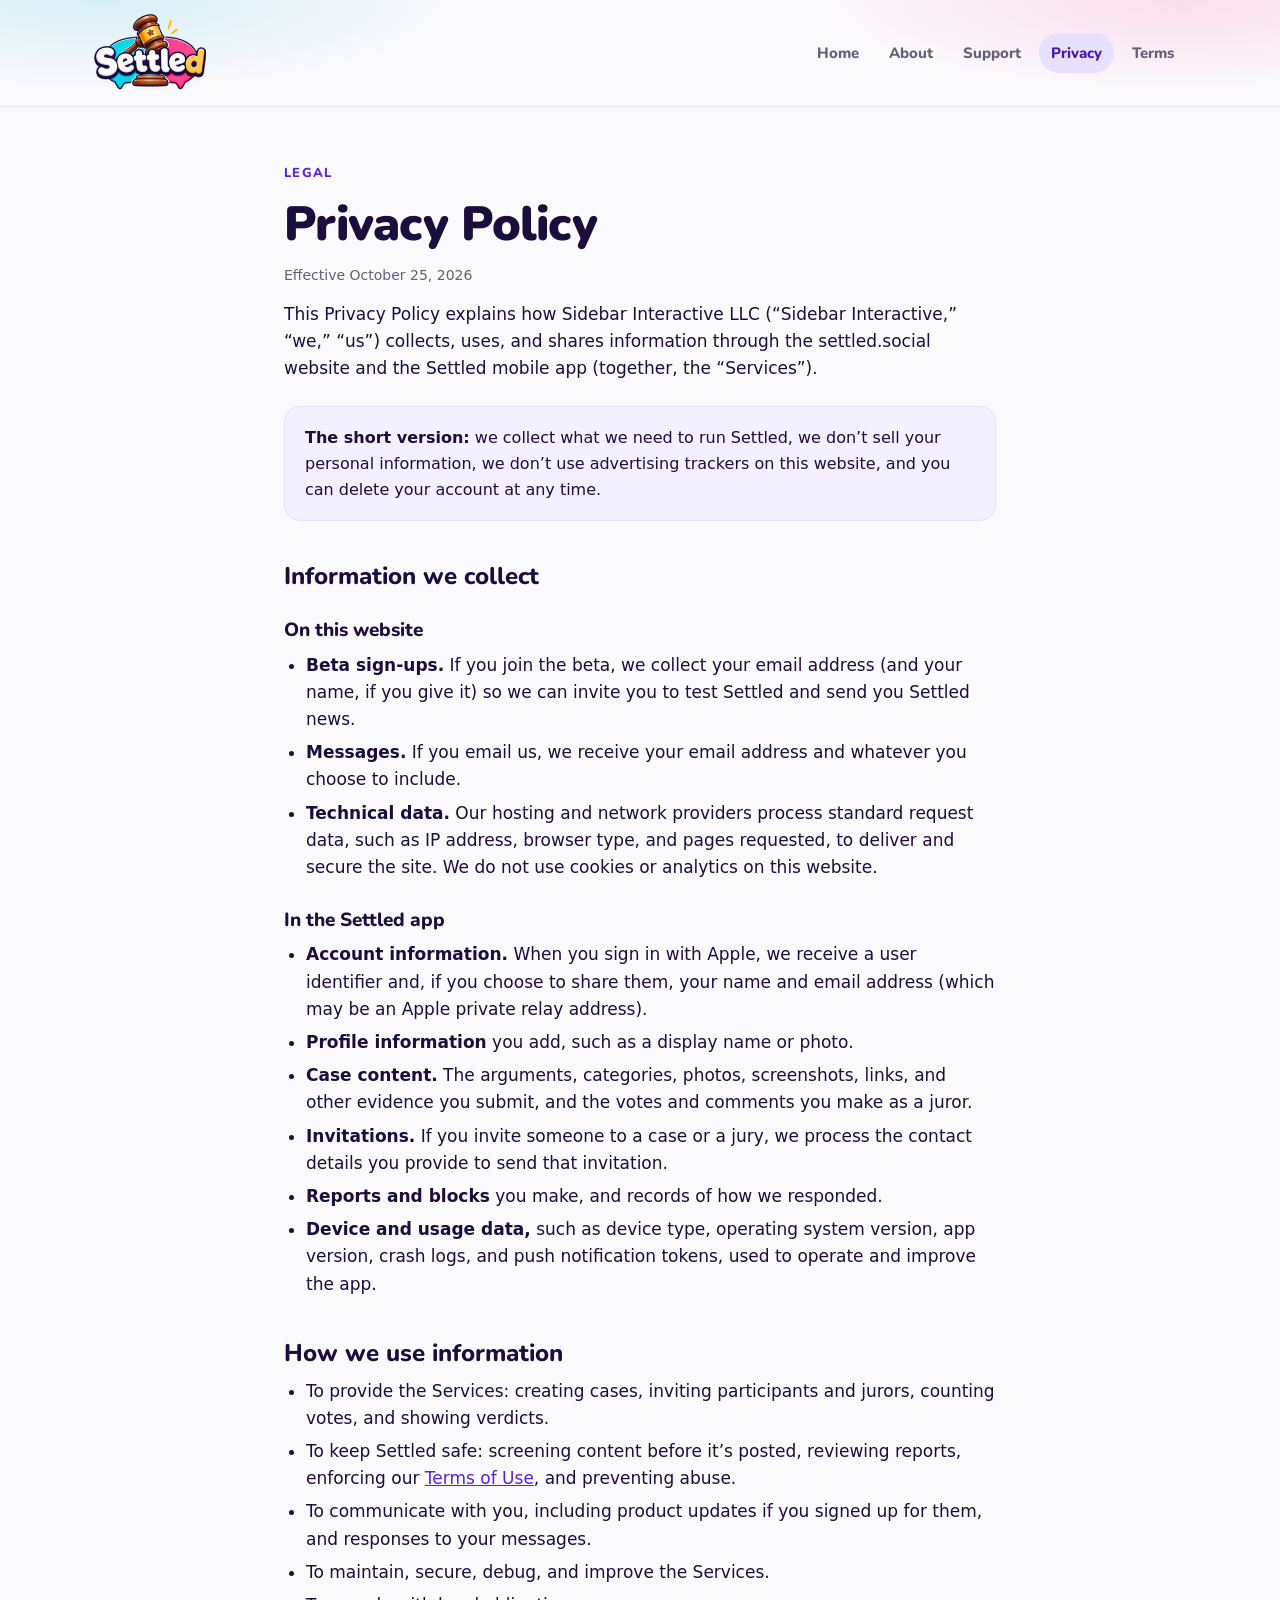
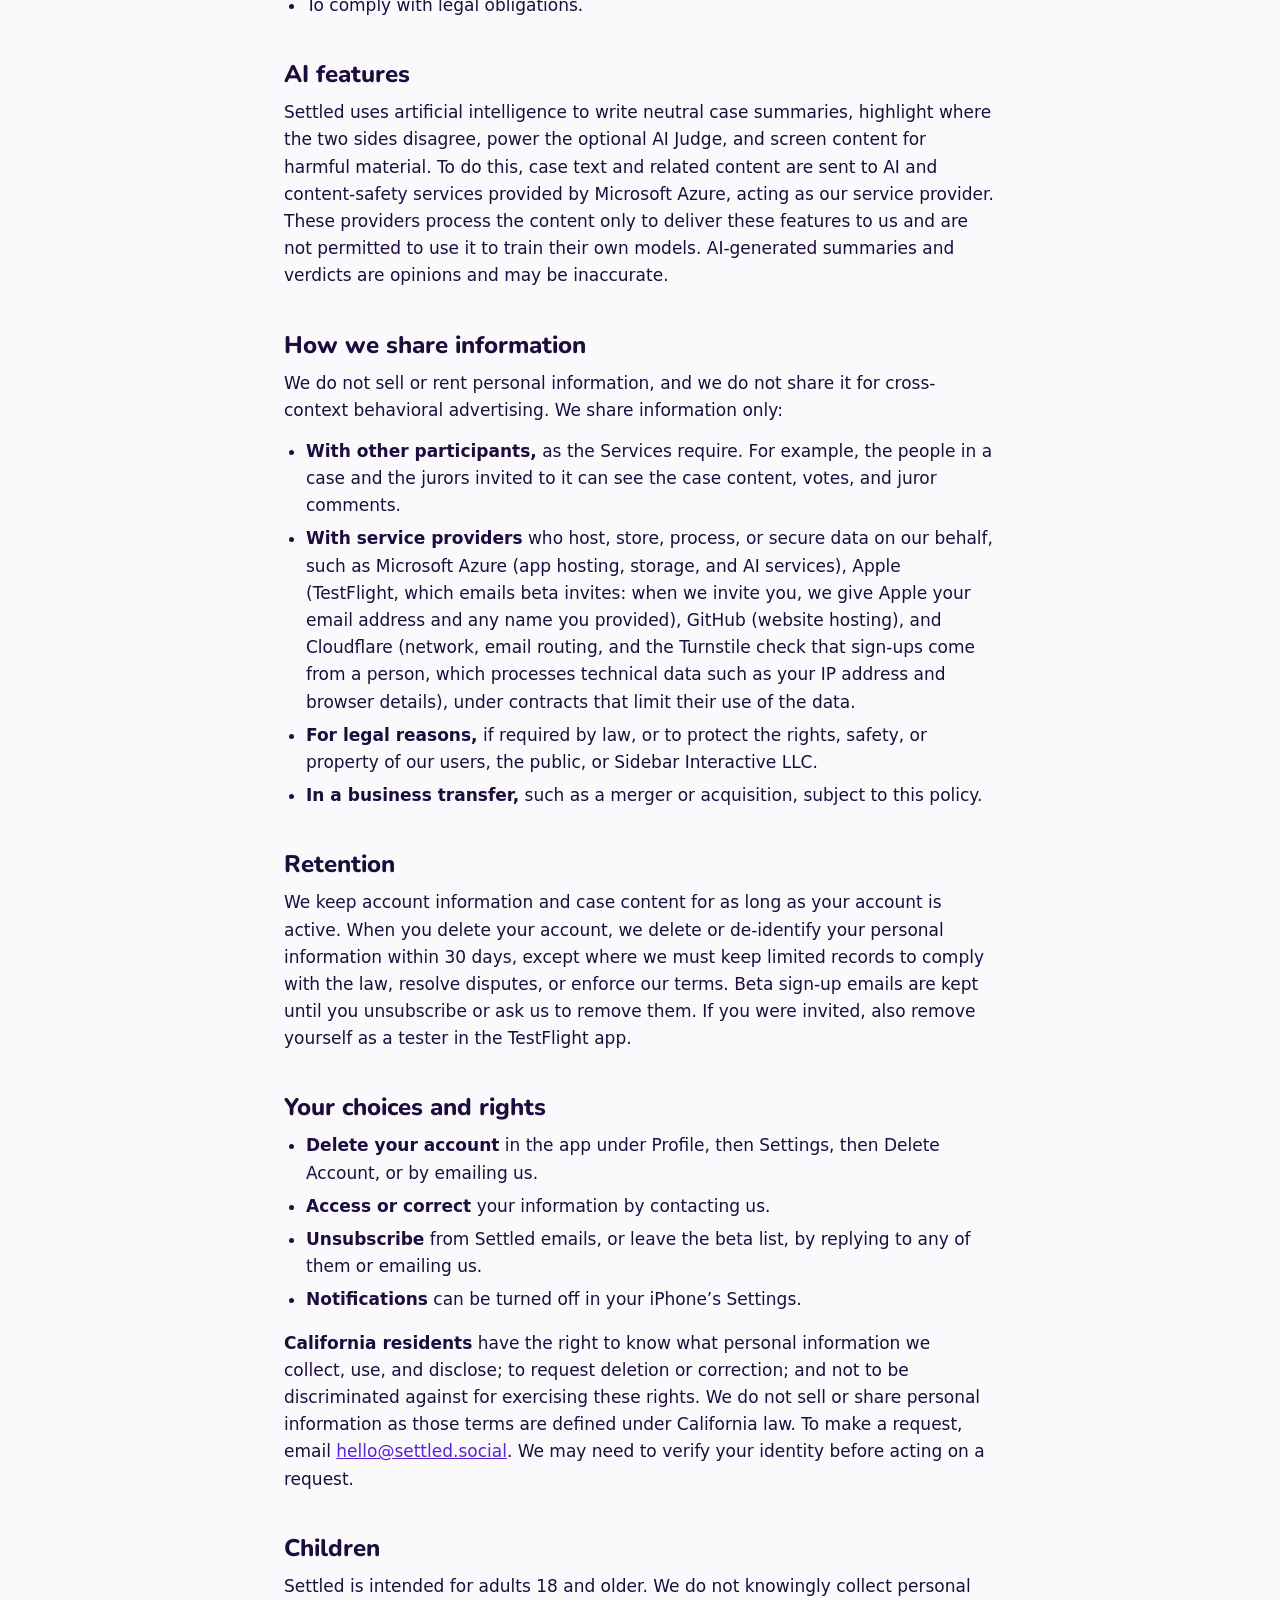
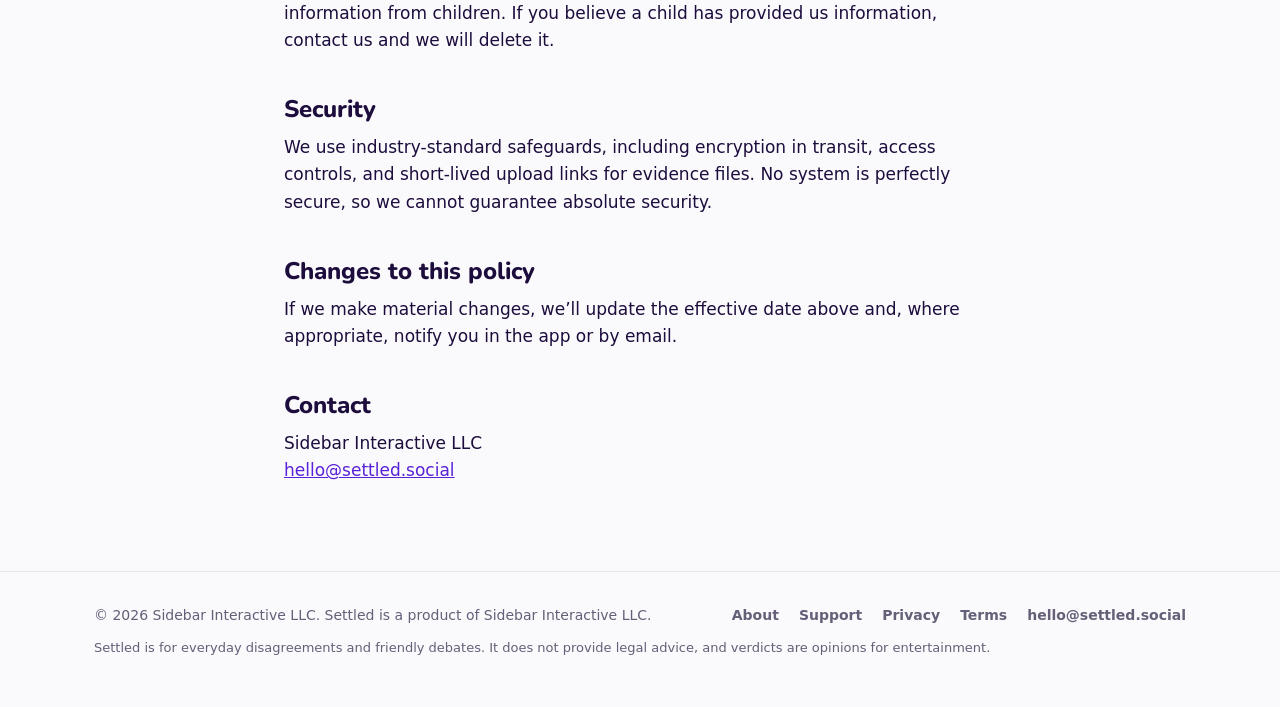
<file: privacy/index.html>
<!doctype html>
<html lang="en">
<head>
<meta charset="utf-8">
<meta name="viewport" content="width=device-width, initial-scale=1">
<title>Privacy Policy · Settled</title>
<meta name="description" content="How Sidebar Interactive LLC collects, uses, and protects information in Settled.">
<link rel="canonical" href="https://settled.social/privacy/">
<meta name="theme-color" content="#5922D8">
<meta property="og:type" content="website">
<meta property="og:url" content="https://settled.social/privacy/">
<meta property="og:title" content="Privacy Policy · Settled">
<meta property="og:description" content="How Sidebar Interactive LLC collects, uses, and protects information in Settled.">
<meta property="og:image" content="https://settled.social/assets/og-image.png">
<link rel="icon" type="image/svg+xml" href="/assets/favicon.svg">
<link rel="icon" type="image/png" sizes="32x32" href="/assets/favicon-32.png">
<link rel="apple-touch-icon" href="/assets/apple-touch-icon.png">
<link rel="preconnect" href="https://fonts.googleapis.com">
<link rel="preconnect" href="https://fonts.gstatic.com" crossorigin>
<link href="https://fonts.googleapis.com/css2?family=Nunito:wght@700;800;900&display=swap" rel="stylesheet">
<link rel="stylesheet" href="/assets/site.css">
</head>
<body>
<header class="site-header">
  <div class="wrap">
    <a class="brand" href="/"><img src="/assets/logo.png" width="420" height="292" alt="Settled home"></a>
    <nav class="nav" aria-label="Main">
      <a href="/">Home</a>
      <a href="/about/">About</a>
      <a href="/support/">Support</a>
      <a href="/privacy/" aria-current="page">Privacy</a>
      <a href="/terms/">Terms</a>
    </nav>
  </div>
</header>

<main class="page">
  <p class="eyebrow">Legal</p>
  <h1>Privacy Policy</h1>
  <p class="updated">Effective October 25, 2026</p>

  <p>This Privacy Policy explains how Sidebar Interactive LLC (“Sidebar Interactive,” “we,” “us”) collects, uses, and shares information through the settled.social website and the Settled mobile app (together, the “Services”).</p>

  <div class="callout"><strong>The short version:</strong> we collect what we need to run Settled, we don’t sell your personal information, we don’t use advertising trackers on this website, and you can delete your account at any time.</div>

  <h2>Information we collect</h2>
  <h3>On this website</h3>
  <ul>
    <li><strong>Beta sign-ups.</strong> If you join the beta, we collect your email address (and your name, if you give it) so we can invite you to test Settled and send you Settled news.</li>
    <li><strong>Messages.</strong> If you email us, we receive your email address and whatever you choose to include.</li>
    <li><strong>Technical data.</strong> Our hosting and network providers process standard request data, such as IP address, browser type, and pages requested, to deliver and secure the site. We do not use cookies or analytics on this website.</li>
  </ul>
  <h3>In the Settled app</h3>
  <ul>
    <li><strong>Account information.</strong> When you sign in with Apple, we receive a user identifier and, if you choose to share them, your name and email address (which may be an Apple private relay address).</li>
    <li><strong>Profile information</strong> you add, such as a display name or photo.</li>
    <li><strong>Case content.</strong> The arguments, categories, photos, screenshots, links, and other evidence you submit, and the votes and comments you make as a juror.</li>
    <li><strong>Invitations.</strong> If you invite someone to a case or a jury, we process the contact details you provide to send that invitation.</li>
    <li><strong>Reports and blocks</strong> you make, and records of how we responded.</li>
    <li><strong>Device and usage data,</strong> such as device type, operating system version, app version, crash logs, and push notification tokens, used to operate and improve the app.</li>
  </ul>

  <h2>How we use information</h2>
  <ul>
    <li>To provide the Services: creating cases, inviting participants and jurors, counting votes, and showing verdicts.</li>
    <li>To keep Settled safe: screening content before it’s posted, reviewing reports, enforcing our <a href="/terms/">Terms of Use</a>, and preventing abuse.</li>
    <li>To communicate with you, including product updates if you signed up for them, and responses to your messages.</li>
    <li>To maintain, secure, debug, and improve the Services.</li>
    <li>To comply with legal obligations.</li>
  </ul>

  <h2>AI features</h2>
  <p>Settled uses artificial intelligence to write neutral case summaries, highlight where the two sides disagree, power the optional AI Judge, and screen content for harmful material. To do this, case text and related content are sent to AI and content-safety services provided by Microsoft Azure, acting as our service provider. These providers process the content only to deliver these features to us and are not permitted to use it to train their own models. AI-generated summaries and verdicts are opinions and may be inaccurate.</p>

  <h2>How we share information</h2>
  <p>We do not sell or rent personal information, and we do not share it for cross-context behavioral advertising. We share information only:</p>
  <ul>
    <li><strong>With other participants,</strong> as the Services require. For example, the people in a case and the jurors invited to it can see the case content, votes, and juror comments.</li>
    <li><strong>With service providers</strong> who host, store, process, or secure data on our behalf, such as Microsoft Azure (app hosting, storage, and AI services), Apple (TestFlight, which emails beta invites: when we invite you, we give Apple your email address and any name you provided), GitHub (website hosting), and Cloudflare (network, email routing, and the Turnstile check that sign-ups come from a person, which processes technical data such as your IP address and browser details), under contracts that limit their use of the data.</li>
    <li><strong>For legal reasons,</strong> if required by law, or to protect the rights, safety, or property of our users, the public, or Sidebar Interactive LLC.</li>
    <li><strong>In a business transfer,</strong> such as a merger or acquisition, subject to this policy.</li>
  </ul>

  <h2>Retention</h2>
  <p>We keep account information and case content for as long as your account is active. When you delete your account, we delete or de-identify your personal information within 30 days, except where we must keep limited records to comply with the law, resolve disputes, or enforce our terms. Beta sign-up emails are kept until you unsubscribe or ask us to remove them. If you were invited, also remove yourself as a tester in the TestFlight app.</p>

  <h2>Your choices and rights</h2>
  <ul>
    <li><strong>Delete your account</strong> in the app under Profile, then Settings, then Delete Account, or by emailing us.</li>
    <li><strong>Access or correct</strong> your information by contacting us.</li>
    <li><strong>Unsubscribe</strong> from Settled emails, or leave the beta list, by replying to any of them or emailing us.</li>
    <li><strong>Notifications</strong> can be turned off in your iPhone’s Settings.</li>
  </ul>
  <p><strong>California residents</strong> have the right to know what personal information we collect, use, and disclose; to request deletion or correction; and not to be discriminated against for exercising these rights. We do not sell or share personal information as those terms are defined under California law. To make a request, email <a href="mailto:hello@settled.social?subject=Privacy%20request">hello@settled.social</a>. We may need to verify your identity before acting on a request.</p>

  <h2>Children</h2>
  <p>Settled is intended for adults 18 and older. We do not knowingly collect personal information from children. If you believe a child has provided us information, contact us and we will delete it.</p>

  <h2>Security</h2>
  <p>We use industry-standard safeguards, including encryption in transit, access controls, and short-lived upload links for evidence files. No system is perfectly secure, so we cannot guarantee absolute security.</p>

  <h2>Changes to this policy</h2>
  <p>If we make material changes, we’ll update the effective date above and, where appropriate, notify you in the app or by email.</p>

  <h2>Contact</h2>
  <p>Sidebar Interactive LLC<br><a href="mailto:hello@settled.social">hello@settled.social</a></p>

</main>

<footer class="site-footer">
  <div class="wrap">
    <span>© 2026 Sidebar Interactive LLC. Settled is a product of Sidebar Interactive LLC.</span>
    <nav aria-label="Footer">
      <a href="/about/">About</a>
      <a href="/support/">Support</a>
      <a href="/privacy/">Privacy</a>
      <a href="/terms/">Terms</a>
      <a href="mailto:hello@settled.social">hello@settled.social</a>
    </nav>
    <p class="note">Settled is for everyday disagreements and friendly debates. It does not provide legal advice, and verdicts are opinions for entertainment.</p>
  </div>
</footer>
</body>
</html>
</file>
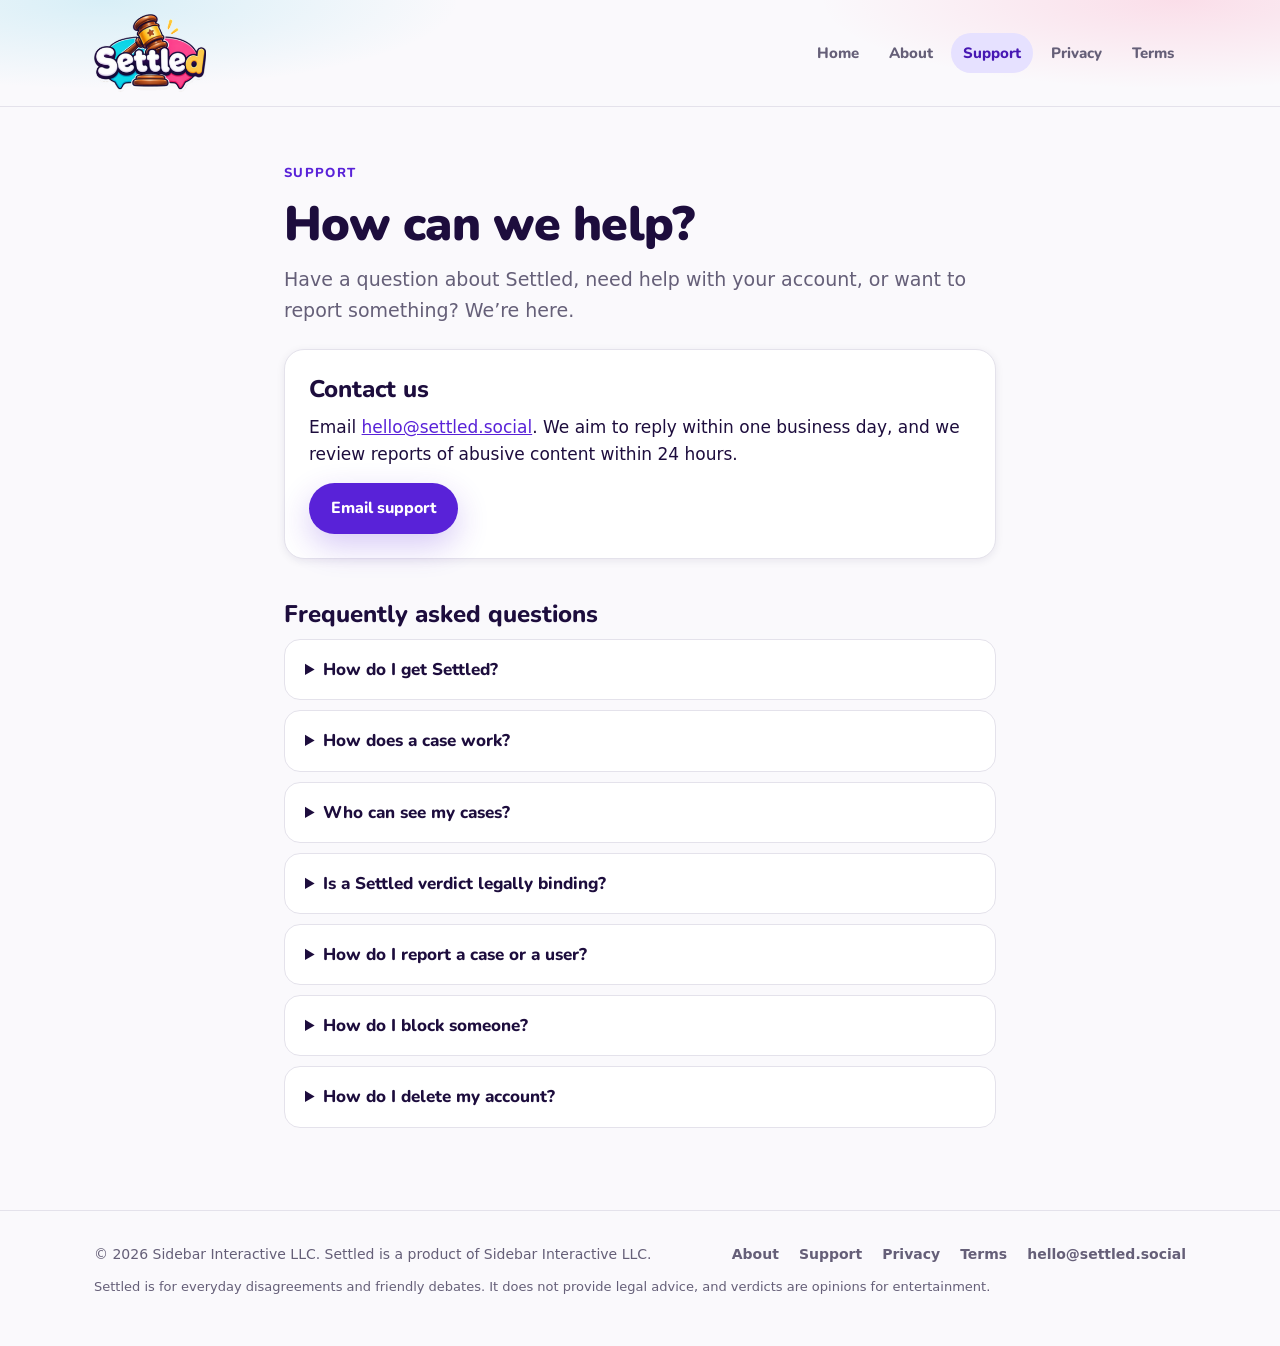
<file: support/index.html>
<!doctype html>
<html lang="en">
<head>
<meta charset="utf-8">
<meta name="viewport" content="width=device-width, initial-scale=1">
<title>Support · Settled</title>
<meta name="description" content="Get help with Settled, report a problem, or contact Sidebar Interactive LLC.">
<link rel="canonical" href="https://settled.social/support/">
<meta name="theme-color" content="#5922D8">
<meta property="og:type" content="website">
<meta property="og:url" content="https://settled.social/support/">
<meta property="og:title" content="Support · Settled">
<meta property="og:description" content="Get help with Settled, report a problem, or contact Sidebar Interactive LLC.">
<meta property="og:image" content="https://settled.social/assets/og-image.png">
<link rel="icon" type="image/svg+xml" href="/assets/favicon.svg">
<link rel="icon" type="image/png" sizes="32x32" href="/assets/favicon-32.png">
<link rel="apple-touch-icon" href="/assets/apple-touch-icon.png">
<link rel="preconnect" href="https://fonts.googleapis.com">
<link rel="preconnect" href="https://fonts.gstatic.com" crossorigin>
<link href="https://fonts.googleapis.com/css2?family=Nunito:wght@700;800;900&display=swap" rel="stylesheet">
<link rel="stylesheet" href="/assets/site.css">
</head>
<body>
<header class="site-header">
  <div class="wrap">
    <a class="brand" href="/"><img src="/assets/logo.png" width="420" height="292" alt="Settled home"></a>
    <nav class="nav" aria-label="Main">
      <a href="/">Home</a>
      <a href="/about/">About</a>
      <a href="/support/" aria-current="page">Support</a>
      <a href="/privacy/">Privacy</a>
      <a href="/terms/">Terms</a>
    </nav>
  </div>
</header>

<main class="page">
  <p class="eyebrow">Support</p>
  <h1>How can we help?</h1>
  <p class="lede">Have a question about Settled, need help with your account, or want to report something? We’re here.</p>

  <div class="card">
    <h2 style="margin-top:0">Contact us</h2>
    <p>Email <a href="mailto:hello@settled.social">hello@settled.social</a>. We aim to reply within one business day, and we review reports of abusive content within 24 hours.</p>
    <a class="btn" href="mailto:hello@settled.social?subject=Settled%20support">Email support</a>
  </div>

  <h2>Frequently asked questions</h2>
  <details>
    <summary>How do I get Settled?</summary>
    <p>Settled is an iPhone app, in beta through Apple’s TestFlight. <a href="/#join">Join the beta</a> and we’ll email you an invite as spots open.</p>
  </details>
  <details>
    <summary>How does a case work?</summary>
    <p>You open a case, pick a category, and make your argument. The other person adds their side. You then invite friends to serve as the jury, or ask the AI Judge for an instant take. Once the votes are in, Settled shows the verdict, the vote split, and the jurors’ reasoning.</p>
  </details>
  <details>
    <summary>Who can see my cases?</summary>
    <p>Cases are visible only to the people involved and the jurors they invite. There is no public feed.</p>
  </details>
  <details>
    <summary>Is a Settled verdict legally binding?</summary>
    <p>No. Settled is for friendly, everyday disagreements. Verdicts are opinions for entertainment and are not legal advice or a legal decision. For legal matters, please talk to a qualified attorney.</p>
  </details>
  <details>
    <summary>How do I report a case or a user?</summary>
    <p>In the app, use the Report option on any case, comment, or profile. You can also email <a href="mailto:hello@settled.social?subject=Report">hello@settled.social</a> with the details. We review reports within 24 hours and remove content that breaks our <a href="/terms/">Terms of Use</a>.</p>
  </details>
  <details>
    <summary>How do I block someone?</summary>
    <p>Open the person’s profile in the app and choose Block. They won’t be able to invite you to cases, add you as a juror, or see your activity.</p>
  </details>
  <details>
    <summary>How do I delete my account?</summary>
    <p>In the app, go to Profile, then Settings, then Delete Account. This permanently deletes your account and the personal information tied to it, as described in our <a href="/privacy/">Privacy Policy</a>. You can also email us to request deletion.</p>
  </details>

</main>

<footer class="site-footer">
  <div class="wrap">
    <span>© 2026 Sidebar Interactive LLC. Settled is a product of Sidebar Interactive LLC.</span>
    <nav aria-label="Footer">
      <a href="/about/">About</a>
      <a href="/support/">Support</a>
      <a href="/privacy/">Privacy</a>
      <a href="/terms/">Terms</a>
      <a href="mailto:hello@settled.social">hello@settled.social</a>
    </nav>
    <p class="note">Settled is for everyday disagreements and friendly debates. It does not provide legal advice, and verdicts are opinions for entertainment.</p>
  </div>
</footer>
</body>
</html>
</file>
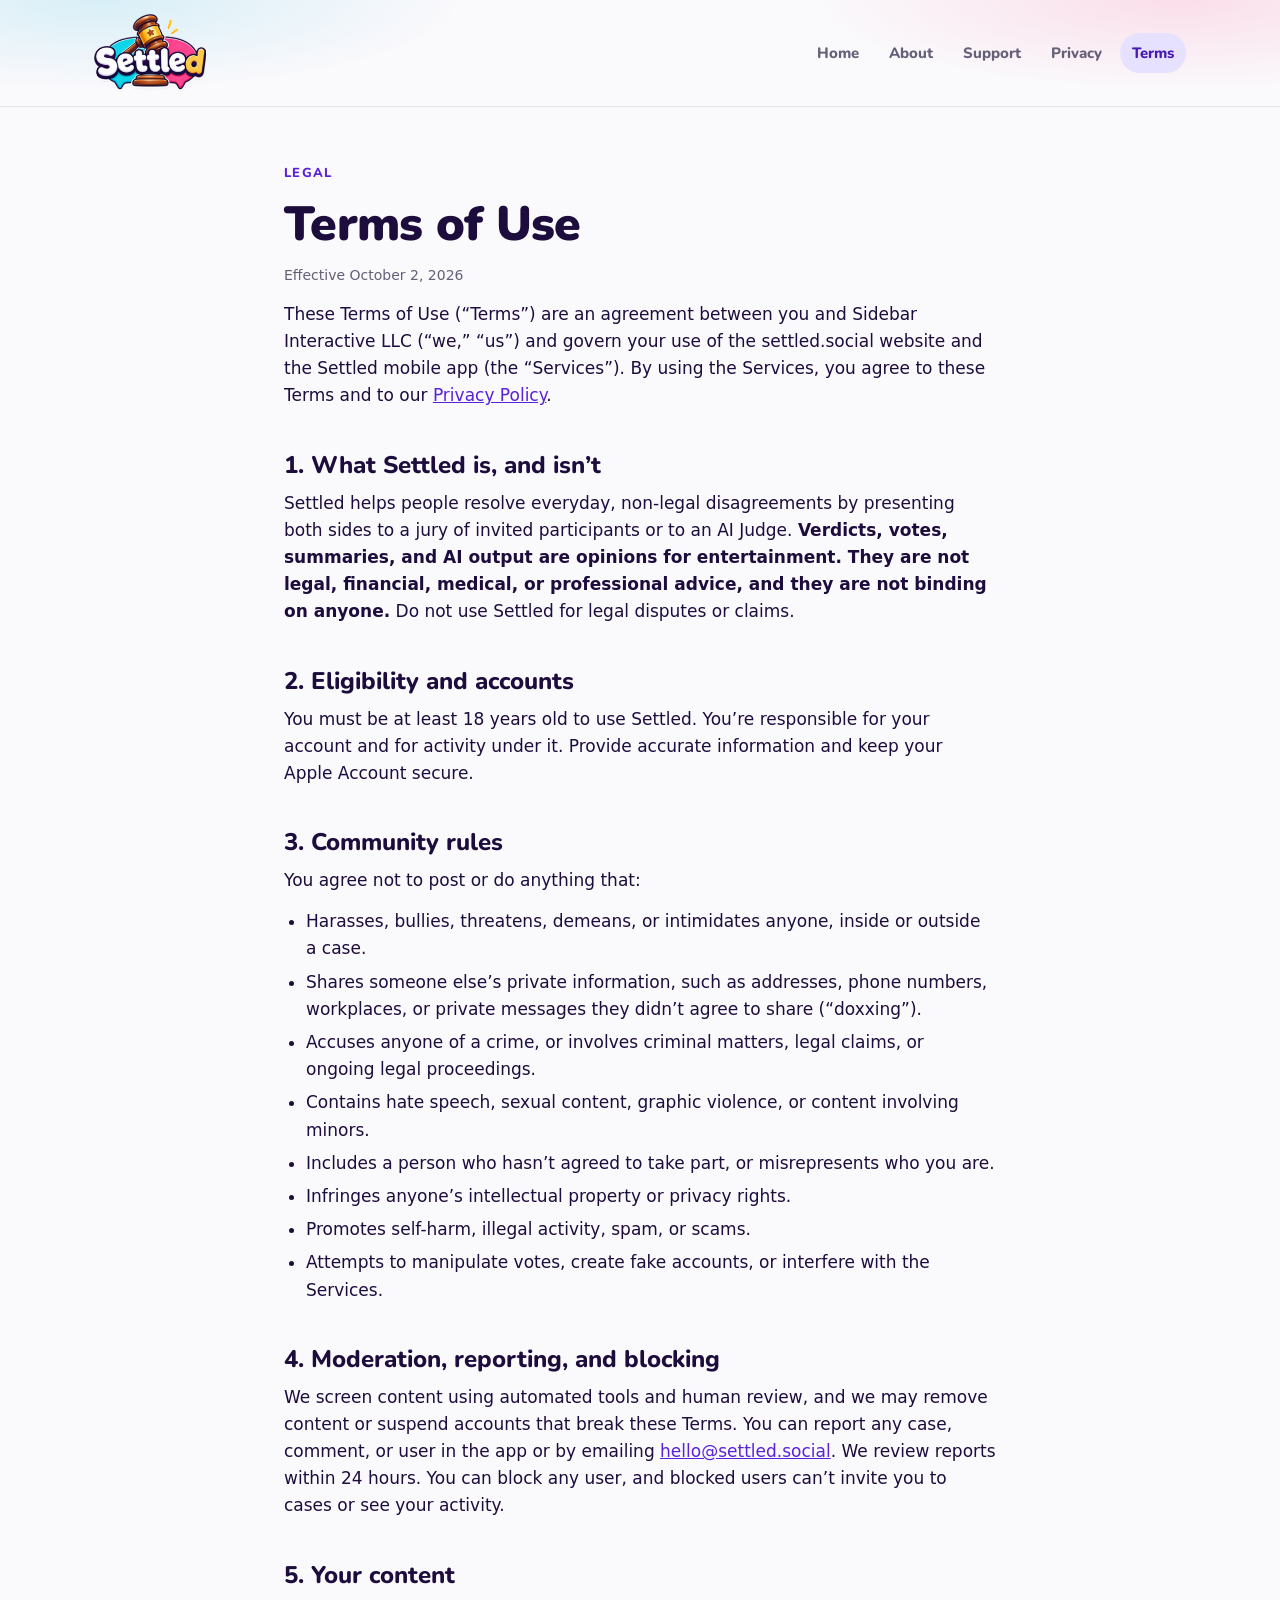
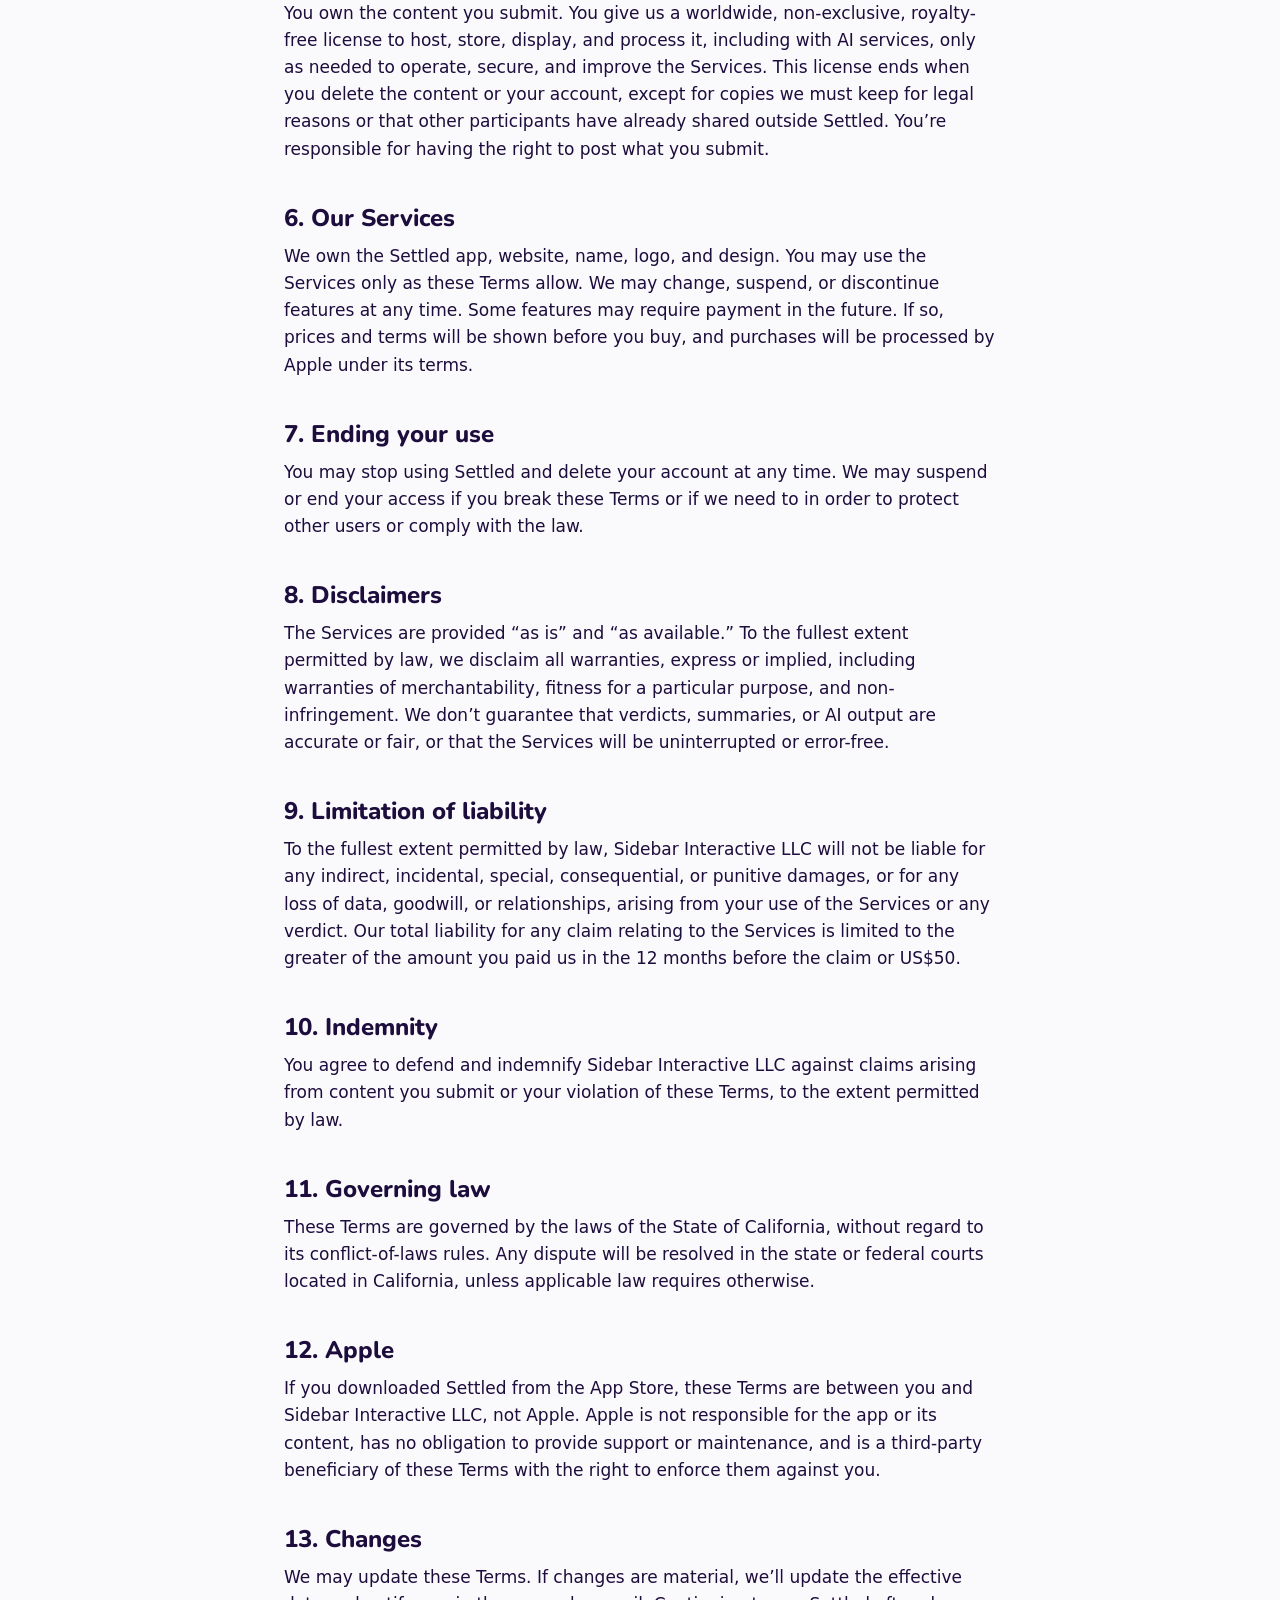
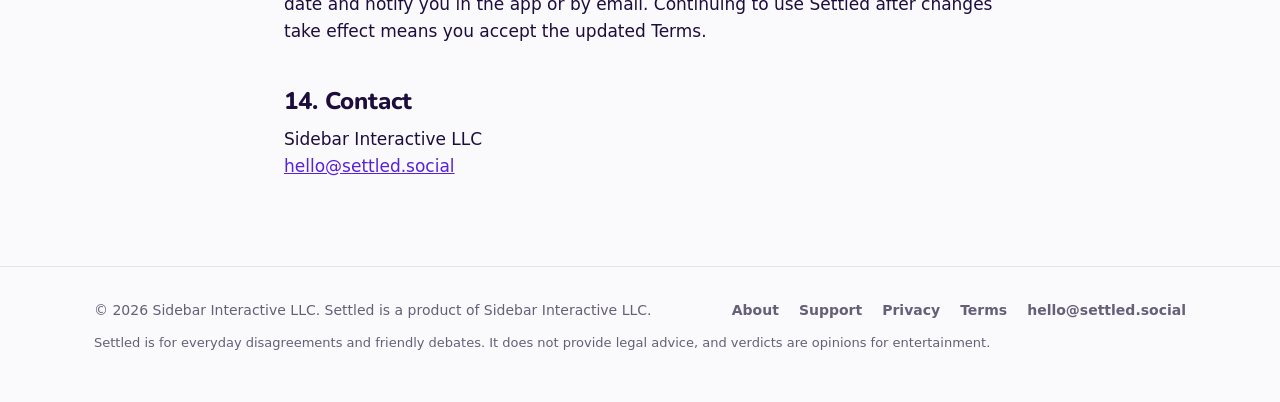
<file: terms/index.html>
<!doctype html>
<html lang="en">
<head>
<meta charset="utf-8">
<meta name="viewport" content="width=device-width, initial-scale=1">
<title>Terms of Use · Settled</title>
<meta name="description" content="The terms that govern use of the Settled app and settled.social website.">
<link rel="canonical" href="https://settled.social/terms/">
<meta name="theme-color" content="#5922D8">
<meta property="og:type" content="website">
<meta property="og:url" content="https://settled.social/terms/">
<meta property="og:title" content="Terms of Use · Settled">
<meta property="og:description" content="The terms that govern use of the Settled app and settled.social website.">
<meta property="og:image" content="https://settled.social/assets/og-image.png">
<link rel="icon" type="image/svg+xml" href="/assets/favicon.svg">
<link rel="icon" type="image/png" sizes="32x32" href="/assets/favicon-32.png">
<link rel="apple-touch-icon" href="/assets/apple-touch-icon.png">
<link rel="preconnect" href="https://fonts.googleapis.com">
<link rel="preconnect" href="https://fonts.gstatic.com" crossorigin>
<link href="https://fonts.googleapis.com/css2?family=Nunito:wght@700;800;900&display=swap" rel="stylesheet">
<link rel="stylesheet" href="/assets/site.css">
</head>
<body>
<header class="site-header">
  <div class="wrap">
    <a class="brand" href="/"><img src="/assets/logo.png" width="420" height="292" alt="Settled home"></a>
    <nav class="nav" aria-label="Main">
      <a href="/">Home</a>
      <a href="/about/">About</a>
      <a href="/support/">Support</a>
      <a href="/privacy/">Privacy</a>
      <a href="/terms/" aria-current="page">Terms</a>
    </nav>
  </div>
</header>

<main class="page">
  <p class="eyebrow">Legal</p>
  <h1>Terms of Use</h1>
  <p class="updated">Effective October 2, 2026</p>

  <p>These Terms of Use (“Terms”) are an agreement between you and Sidebar Interactive LLC (“we,” “us”) and govern your use of the settled.social website and the Settled mobile app (the “Services”). By using the Services, you agree to these Terms and to our <a href="/privacy/">Privacy Policy</a>.</p>

  <h2>1. What Settled is, and isn’t</h2>
  <p>Settled helps people resolve everyday, non-legal disagreements by presenting both sides to a jury of invited participants or to an AI Judge. <strong>Verdicts, votes, summaries, and AI output are opinions for entertainment. They are not legal, financial, medical, or professional advice, and they are not binding on anyone.</strong> Do not use Settled for legal disputes or claims.</p>

  <h2>2. Eligibility and accounts</h2>
  <p>You must be at least 18 years old to use Settled. You’re responsible for your account and for activity under it. Provide accurate information and keep your Apple Account secure.</p>

  <h2>3. Community rules</h2>
  <p>You agree not to post or do anything that:</p>
  <ul>
    <li>Harasses, bullies, threatens, demeans, or intimidates anyone, inside or outside a case.</li>
    <li>Shares someone else’s private information, such as addresses, phone numbers, workplaces, or private messages they didn’t agree to share (“doxxing”).</li>
    <li>Accuses anyone of a crime, or involves criminal matters, legal claims, or ongoing legal proceedings.</li>
    <li>Contains hate speech, sexual content, graphic violence, or content involving minors.</li>
    <li>Includes a person who hasn’t agreed to take part, or misrepresents who you are.</li>
    <li>Infringes anyone’s intellectual property or privacy rights.</li>
    <li>Promotes self-harm, illegal activity, spam, or scams.</li>
    <li>Attempts to manipulate votes, create fake accounts, or interfere with the Services.</li>
  </ul>

  <h2>4. Moderation, reporting, and blocking</h2>
  <p>We screen content using automated tools and human review, and we may remove content or suspend accounts that break these Terms. You can report any case, comment, or user in the app or by emailing <a href="mailto:hello@settled.social">hello@settled.social</a>. We review reports within 24 hours. You can block any user, and blocked users can’t invite you to cases or see your activity.</p>

  <h2>5. Your content</h2>
  <p>You own the content you submit. You give us a worldwide, non-exclusive, royalty-free license to host, store, display, and process it, including with AI services, only as needed to operate, secure, and improve the Services. This license ends when you delete the content or your account, except for copies we must keep for legal reasons or that other participants have already shared outside Settled. You’re responsible for having the right to post what you submit.</p>

  <h2>6. Our Services</h2>
  <p>We own the Settled app, website, name, logo, and design. You may use the Services only as these Terms allow. We may change, suspend, or discontinue features at any time. Some features may require payment in the future. If so, prices and terms will be shown before you buy, and purchases will be processed by Apple under its terms.</p>

  <h2>7. Ending your use</h2>
  <p>You may stop using Settled and delete your account at any time. We may suspend or end your access if you break these Terms or if we need to in order to protect other users or comply with the law.</p>

  <h2>8. Disclaimers</h2>
  <p>The Services are provided “as is” and “as available.” To the fullest extent permitted by law, we disclaim all warranties, express or implied, including warranties of merchantability, fitness for a particular purpose, and non-infringement. We don’t guarantee that verdicts, summaries, or AI output are accurate or fair, or that the Services will be uninterrupted or error-free.</p>

  <h2>9. Limitation of liability</h2>
  <p>To the fullest extent permitted by law, Sidebar Interactive LLC will not be liable for any indirect, incidental, special, consequential, or punitive damages, or for any loss of data, goodwill, or relationships, arising from your use of the Services or any verdict. Our total liability for any claim relating to the Services is limited to the greater of the amount you paid us in the 12 months before the claim or US$50.</p>

  <h2>10. Indemnity</h2>
  <p>You agree to defend and indemnify Sidebar Interactive LLC against claims arising from content you submit or your violation of these Terms, to the extent permitted by law.</p>

  <h2>11. Governing law</h2>
  <p>These Terms are governed by the laws of the State of California, without regard to its conflict-of-laws rules. Any dispute will be resolved in the state or federal courts located in California, unless applicable law requires otherwise.</p>

  <h2>12. Apple</h2>
  <p>If you downloaded Settled from the App Store, these Terms are between you and Sidebar Interactive LLC, not Apple. Apple is not responsible for the app or its content, has no obligation to provide support or maintenance, and is a third-party beneficiary of these Terms with the right to enforce them against you.</p>

  <h2>13. Changes</h2>
  <p>We may update these Terms. If changes are material, we’ll update the effective date and notify you in the app or by email. Continuing to use Settled after changes take effect means you accept the updated Terms.</p>

  <h2>14. Contact</h2>
  <p>Sidebar Interactive LLC<br><a href="mailto:hello@settled.social">hello@settled.social</a></p>

</main>

<footer class="site-footer">
  <div class="wrap">
    <span>© 2026 Sidebar Interactive LLC. Settled is a product of Sidebar Interactive LLC.</span>
    <nav aria-label="Footer">
      <a href="/about/">About</a>
      <a href="/support/">Support</a>
      <a href="/privacy/">Privacy</a>
      <a href="/terms/">Terms</a>
      <a href="mailto:hello@settled.social">hello@settled.social</a>
    </nav>
    <p class="note">Settled is for everyday disagreements and friendly debates. It does not provide legal advice, and verdicts are opinions for entertainment.</p>
  </div>
</footer>
</body>
</html>
</file>
<file: assets/site.css>
/* Shared styles for Settled content pages (About, Support, Privacy, Terms). */
:root{
  --pink-50:#FFF0F4; --pink-600:#E01259; --pink-700:#B60746;
  --violet-50:#F3F1FF; --violet-100:#E6E1FF; --violet-200:#CFC5FF; --violet-300:#B3A2FF;
  --violet-600:#5922D8; --violet-700:#4718B3; --violet-800:#36118A; --violet-900:#250B60;
  --cyan-50:#E9FAFF; --cyan-700:#006B87;
  --gold-100:#FCF2D8; --gold-800:#6B4A00;
  --n-0:#FFFFFF; --n-50:#FAF9FC; --n-100:#F2F1F6; --n-200:#E4E2EB; --n-600:#655F78; --n-900:#1D0D3D;

  --bg:var(--n-50); --surface:var(--n-0); --text:var(--n-900); --muted:var(--n-600);
  --border:var(--n-200); --action:var(--violet-600);

  --r-md:16px; --r-lg:20px; --r-xl:28px; --r-full:999px;
  --e2:0 2px 8px rgba(29,13,61,.08);
  --e3:0 8px 24px rgba(29,13,61,.12);

  --font-display:"SF Pro Rounded", ui-rounded, "Nunito", system-ui, sans-serif;
  --font-body:"SF Pro Text", -apple-system, system-ui, "Segoe UI", Roboto, sans-serif;
}
*{box-sizing:border-box;margin:0;padding:0}
body{background:var(--bg);color:var(--text);font-family:var(--font-body);font-size:17px;line-height:1.6;
  -webkit-font-smoothing:antialiased;overflow-x:hidden}
a{color:var(--action)}
img{max-width:100%;display:block}
.wrap{max-width:1140px;margin:0 auto;padding:0 24px}

/* Header */
.site-header{background:
  radial-gradient(40% 120% at 8% 0%, rgba(39,186,221,.16), transparent 70%),
  radial-gradient(40% 120% at 92% 0%, rgba(253,57,117,.14), transparent 70%);
  border-bottom:1px solid var(--border)}
.site-header .wrap{display:flex;align-items:center;justify-content:space-between;gap:16px;padding-top:14px;padding-bottom:14px}
.brand img{width:112px;height:auto}
.nav{display:flex;flex-wrap:wrap;gap:4px 6px}
.nav a{font-family:var(--font-display);font-weight:800;font-size:15px;color:var(--n-600);text-decoration:none;
  padding:8px 12px;border-radius:var(--r-full)}
.nav a:hover{color:var(--action);background:var(--violet-50)}
.nav a[aria-current="page"]{color:var(--violet-700);background:var(--violet-100)}

/* Page */
.page{max-width:760px;margin:0 auto;padding:56px 24px 72px}
.eyebrow{font-family:var(--font-display);font-weight:800;font-size:13px;letter-spacing:.1em;text-transform:uppercase;
  color:var(--violet-600);margin-bottom:10px}
.page h1{font-family:var(--font-display);font-weight:900;font-size:clamp(34px,5vw,48px);line-height:1.1;letter-spacing:-.015em;margin-bottom:14px}
.lede{font-size:19px;color:var(--muted);margin-bottom:32px}
.updated{font-size:14px;color:var(--muted);margin-bottom:32px}
.page h2{font-family:var(--font-display);font-weight:800;font-size:24px;line-height:1.25;margin:40px 0 10px}
.page h3{font-family:var(--font-display);font-weight:800;font-size:19px;margin:24px 0 6px}
.page p{margin-bottom:14px}
.page ul{margin:0 0 16px 22px}
.page li{margin-bottom:6px}
.page strong{font-weight:650}

.card{background:var(--surface);border:1px solid var(--border);border-radius:var(--r-lg);padding:24px;box-shadow:var(--e2);margin:24px 0}
.facts{display:grid;grid-template-columns:max-content 1fr;gap:10px 24px;font-size:16px}
.facts dt{font-weight:650;color:var(--muted)}
.facts dd{margin:0}
.callout{background:var(--violet-50);border:1px solid var(--violet-100);border-radius:var(--r-md);padding:18px 20px;margin:24px 0;font-size:16px}
.btn{display:inline-block;font-family:var(--font-display);font-weight:800;font-size:16px;text-decoration:none;
  border-radius:var(--r-full);padding:13px 22px;background:var(--action);color:#fff;box-shadow:0 12px 32px rgba(89,34,216,.24)}
.btn:hover{background:var(--violet-700)}
details{background:var(--surface);border:1px solid var(--border);border-radius:var(--r-md);padding:16px 20px;margin-bottom:10px}
summary{font-family:var(--font-display);font-weight:800;cursor:pointer;font-size:17px}
details[open] summary{margin-bottom:8px}
details p:last-child{margin-bottom:0}

/* Footer */
.site-footer{border-top:1px solid var(--border);padding:32px 0 48px;color:var(--muted);font-size:14px}
.site-footer .wrap{display:flex;flex-wrap:wrap;gap:12px 28px;justify-content:space-between;align-items:center}
.site-footer nav{display:flex;flex-wrap:wrap;gap:6px 20px}
.site-footer a{color:var(--muted);text-decoration:none;font-weight:600}
.site-footer a:hover{color:var(--action)}
.site-footer .note{flex-basis:100%;font-size:13px}

@media (max-width:640px){
  .wrap{padding:0 16px}
  .site-header .wrap{flex-direction:column;align-items:center}
  .nav{justify-content:center}
  .page{padding:40px 16px 56px}
  .facts{grid-template-columns:1fr;gap:2px}
  .facts dd{margin-bottom:10px}
}
</file>
